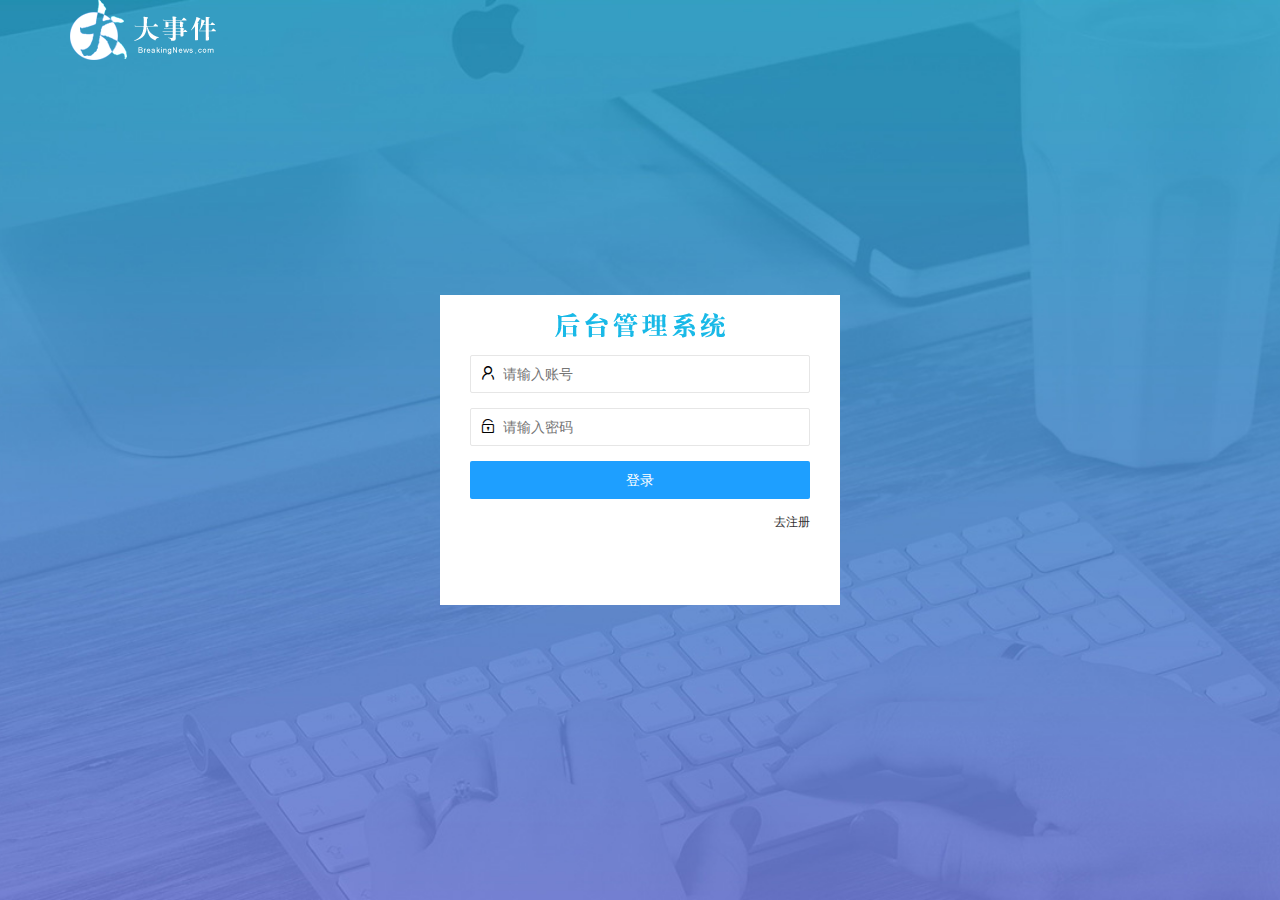
<file: login.html>
<!DOCTYPE html>
<html lang="en">

<head>
    <meta charset="UTF-8">
    <meta http-equiv="X-UA-Compatible" content="IE=edge">
    <meta name="viewport" content="width=device-width, initial-scale=1.0">
    <title>大事件-登录/注册</title>
    <!-- 导入layUI样式 -->
    <link rel="stylesheet" href="./assets/lib/layui/css/layui.css">
    <!-- 导入自定义样式 -->
    <link rel="stylesheet" href="./assets/css/login.css">
</head>

<body>
    <!-- 头部LOGO区域 -->
    <div class="layui-main">
        <img src="./assets/images/logo.png" alt="" />
    </div>
    <!-- 登录注册区域 -->
    <div class="loginAndRegBox">
        <div class="title-box"></div>
        <!-- 登录的div -->
        <div class="login-box">
            <form class="layui-form" id="form_login">
                <div class="layui-form-item">
                    <i class="layui-icon layui-icon-username"></i>
                    <input type="text" name="username" required lay-verify="required" placeholder="请输入账号"
                        autocomplete="off" class="layui-input">
                </div>
                <div class="layui-form-item">
                    <i class="layui-icon layui-icon-password"></i>
                    <input type="password" name="password" required lay-verify="required" placeholder="请输入密码"
                        autocomplete="off" class="layui-input">
                </div>
                <div class="layui-form-item">
                    <button class="layui-btn layui-btn-fluid layui-btn-normal" lay-submit lay-filter="formDemo">登录</button>
                </div>
                <div class="layui-form-item links">
                    <a href="javascript:;" id="link_reg">去注册</a>
                </div>
            </form>
        </div>
        <!-- 注册的div -->
        <div class="reg-box">
            <form class="layui-form" id="form_reg">
                <div class="layui-form-item">
                    <i class="layui-icon layui-icon-username"></i>
                    <input type="text" name="username" required lay-verify="required" placeholder="请输入账号"
                        autocomplete="off" class="layui-input">
                </div>
                <div class="layui-form-item">
                    <i class="layui-icon layui-icon-password"></i>
                    <input type="password" name="password" required lay-verify="required|pwd" placeholder="请输入密码"
                        autocomplete="off" class="layui-input">
                </div>
                <div class="layui-form-item">
                    <i class="layui-icon layui-icon-password"></i>
                    <input type="password" name="password" required lay-verify="required|pwd|repwd" placeholder="请确认密码"
                        autocomplete="off" class="layui-input">
                </div>
                <div class="layui-form-item">
                    <button class="layui-btn layui-btn-fluid layui-btn-normal" lay-submit lay-filter="formDemo">注册</button>
                </div>
                <div class="layui-form-item links">
                    <a href="javascript:;" id="link_login">去登录</a>
                </div>
            </form>
            
        </div>
    </div>

    <!-- 导入jquery -->
    <script src="./assets/lib/jquery.js"></script>
    <!-- 导入layui -->
    <script src="./assets/lib/layui/layui.all.js"></script>
    <!-- 导入封装的baseAPI -->
    <script src="./assets/js/baseAPI.js"></script>
    <!-- 导入自定义js -->
    <script src="./assets/js/login.js"></script>
</body>

</html>
</file>
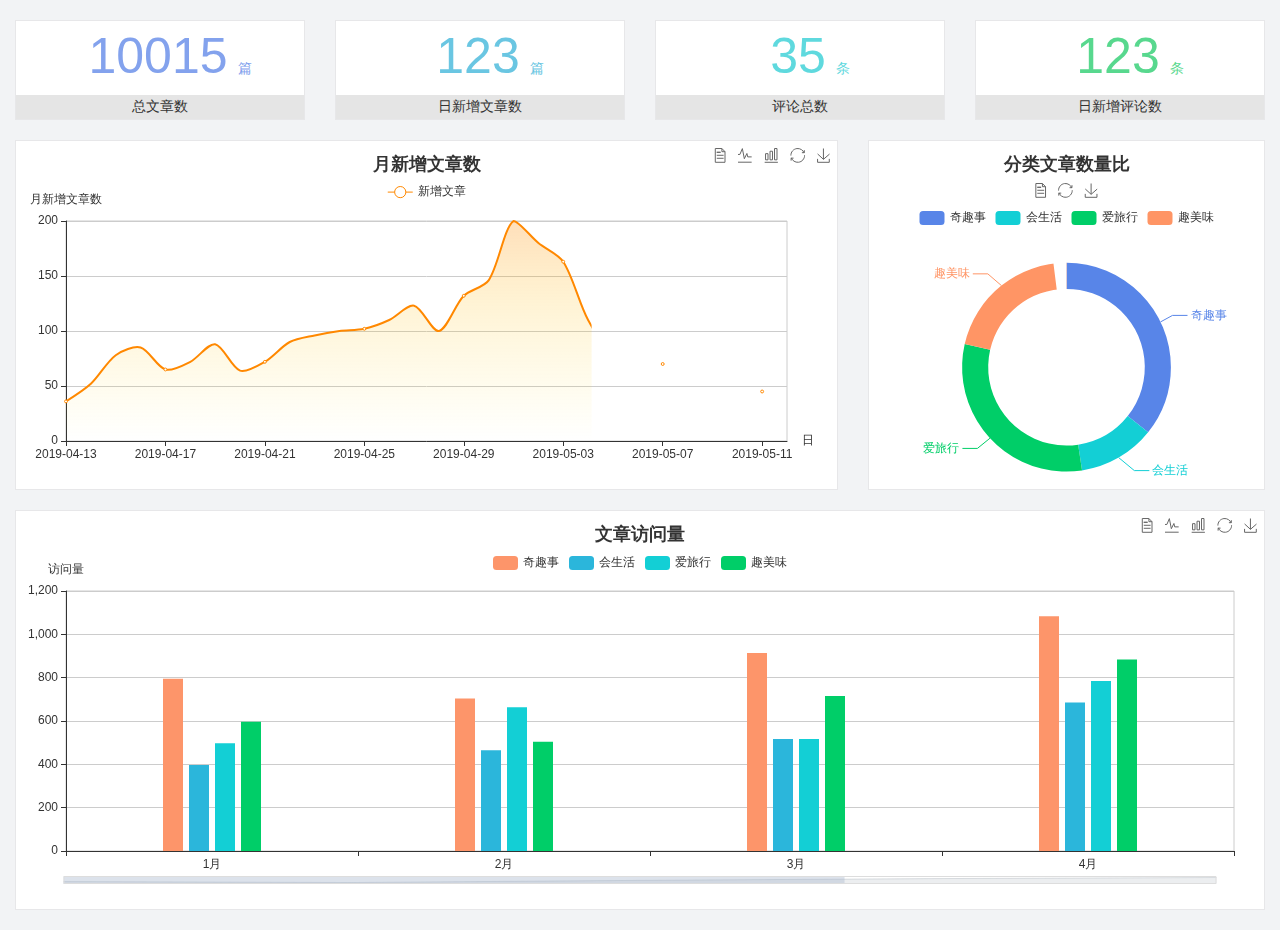
<file: home/dashboard.html>
<!DOCTYPE html>
<html lang="en">

<head>
  <meta charset="UTF-8">
  <meta name="viewport" content="width=device-width, initial-scale=1.0">
  <meta http-equiv="X-UA-Compatible" content="ie=edge">
  <title>图表统计</title>
  <link rel="stylesheet" href="../../assets/lib/bootstrap.css" />
  <link rel="stylesheet" href="../../assets/lib/main.css" />
  <script src="../../assets/lib/jquery.js"></script>
  <script type="text/javascript" src="../../assets/lib/echarts.min.js"></script>
</head>

<body>
  <div class="container-fluid">
    <div class="row spannel_list">
      <div class="col-sm-3 col-xs-6">
        <div class="spannel">
          <em>10015</em><span>篇</span>
          <b>总文章数</b>
        </div>
      </div>
      <div class="col-sm-3 col-xs-6">
        <div class="spannel scolor01">
          <em>123</em><span>篇</span>
          <b>日新增文章数</b>
        </div>
      </div>
      <div class="col-sm-3 col-xs-6">
        <div class="spannel scolor02">
          <em>35</em><span>条</span>
          <b>评论总数</b>
        </div>
      </div>
      <div class="col-sm-3 col-xs-6">
        <div class="spannel scolor03">
          <em>123</em><span>条</span>
          <b>日新增评论数</b>
        </div>
      </div>
    </div>
  </div>

  <div class="container-fluid">
    <div class="row curve-pie">
      <div class="col-lg-8 col-md-8">
        <div class="gragh_pannel" id="curve_show"></div>
      </div>
      <div class="col-lg-4 col-md-4">
        <div class="gragh_pannel" id="pie_show"></div>
      </div>
    </div>
  </div>

  <div class="container-fluid">
    <div class="column_pannel" id="column_show"></div>
  </div>

  <script>
    var oChart = echarts.init(document.getElementById('curve_show'));
    var aList_all = [
      { 'count': 36, 'date': '2019-04-13' },
      { 'count': 52, 'date': '2019-04-14' },
      { 'count': 78, 'date': '2019-04-15' },
      { 'count': 85, 'date': '2019-04-16' },
      { 'count': 65, 'date': '2019-04-17' },
      { 'count': 72, 'date': '2019-04-18' },
      { 'count': 88, 'date': '2019-04-19' },
      { 'count': 64, 'date': '2019-04-20' },
      { 'count': 72, 'date': '2019-04-21' },
      { 'count': 90, 'date': '2019-04-22' },
      { 'count': 96, 'date': '2019-04-23' },
      { 'count': 100, 'date': '2019-04-24' },
      { 'count': 102, 'date': '2019-04-25' },
      { 'count': 110, 'date': '2019-04-26' },
      { 'count': 123, 'date': '2019-04-27' },
      { 'count': 100, 'date': '2019-04-28' },
      { 'count': 132, 'date': '2019-04-29' },
      { 'count': 146, 'date': '2019-04-30' },
      { 'count': 200, 'date': '2019-05-01' },
      { 'count': 180, 'date': '2019-05-02' },
      { 'count': 163, 'date': '2019-05-03' },
      { 'count': 110, 'date': '2019-05-04' },
      { 'count': 80, 'date': '2019-05-05' },
      { 'count': 82, 'date': '2019-05-06' },
      { 'count': 70, 'date': '2019-05-07' },
      { 'count': 65, 'date': '2019-05-08' },
      { 'count': 54, 'date': '2019-05-09' },
      { 'count': 40, 'date': '2019-05-10' },
      { 'count': 45, 'date': '2019-05-11' },
      { 'count': 38, 'date': '2019-05-12' },
    ];

    let aCount = [];
    let aDate = [];

    for (var i = 0; i < aList_all.length; i++) {
      aCount.push(aList_all[i].count);
      aDate.push(aList_all[i].date);
    }

    var chartopt = {
      title: {
        text: '月新增文章数',
        left: 'center',
        top: '10'
      },
      tooltip: {
        trigger: 'axis'
      },
      legend: {
        data: ['新增文章'],
        top: '40'
      },
      toolbox: {
        show: true,
        feature: {
          mark: { show: true },
          dataView: { show: true, readOnly: false },
          magicType: { show: true, type: ['line', 'bar'] },
          restore: { show: true },
          saveAsImage: { show: true }
        }
      },
      calculable: true,
      xAxis: [
        {
          name: '日',
          type: 'category',
          boundaryGap: false,
          data: aDate
        }
      ],
      yAxis: [
        {
          name: '月新增文章数',
          type: 'value'
        }
      ],
      series: [
        {
          name: '新增文章',
          type: 'line',
          smooth: true,
          itemStyle: { normal: { areaStyle: { type: 'default' }, color: '#f80' }, lineStyle: { color: '#f80' } },
          data: aCount
        }],
      areaStyle: {
        normal: {
          color: new echarts.graphic.LinearGradient(0, 0, 0, 1, [{
            offset: 0,
            color: 'rgba(255,136,0,0.39)'
          }, {
            offset: .34,
            color: 'rgba(255,180,0,0.25)'
          }, {
            offset: 1,
            color: 'rgba(255,222,0,0.00)'
          }])

        }
      },
      grid: {
        show: true,
        x: 50,
        x2: 50,
        y: 80,
        height: 220
      }
    };

    oChart.setOption(chartopt);


    var oPie = echarts.init(document.getElementById('pie_show'));
    var oPieopt =
    {
      title: {
        top: 10,
        text: '分类文章数量比',
        x: 'center'
      },
      tooltip: {
        trigger: 'item',
        formatter: "{a} <br/>{b} : {c} ({d}%)"
      },
      color: ['#5885e8', '#13cfd5', '#00ce68', '#ff9565'],
      legend: {
        x: 'center',
        top: 65,
        data: ['奇趣事', '会生活', '爱旅行', '趣美味']
      },
      toolbox: {
        show: true,
        x: 'center',
        top: 35,
        feature: {
          mark: { show: true },
          dataView: { show: true, readOnly: false },
          magicType: {
            show: true,
            type: ['pie', 'funnel'],
            option: {
              funnel: {
                x: '25%',
                width: '50%',
                funnelAlign: 'left',
                max: 1548
              }
            }
          },
          restore: { show: true },
          saveAsImage: { show: true }
        }
      },
      calculable: true,
      series: [
        {
          name: '访问来源',
          type: 'pie',
          radius: ['45%', '60%'],
          center: ['50%', '65%'],
          data: [
            { value: 300, name: '奇趣事' },
            { value: 100, name: '会生活' },
            { value: 260, name: '爱旅行' },
            { value: 180, name: '趣美味' }
          ]
        }
      ]
    };
    oPie.setOption(oPieopt);



    var oColumn = this.echarts.init(document.getElementById('column_show'));
    var oColumnopt =
    {
      title: {
        text: '文章访问量',
        left: 'center',
        top: '10'
      },
      tooltip: {
        trigger: 'axis'
      },
      legend: {
        data: ['奇趣事', '会生活', '爱旅行', '趣美味'],
        top: '40'
      },
      toolbox: {
        show: true,
        feature: {
          mark: { show: true },
          dataView: { show: true, readOnly: false },
          magicType: { show: true, type: ['line', 'bar'] },
          restore: { show: true },
          saveAsImage: { show: true }
        }
      },
      calculable: true,
      xAxis: [
        {
          type: 'category',
          data: ['1月', '2月', '3月', '4月', '5月']
        }
      ],
      yAxis: [
        {
          name: '访问量',
          type: 'value'
        }
      ],
      series: [
        {
          name: '奇趣事',
          type: 'bar',
          barWidth: 20,
          itemStyle: {
            normal: { areaStyle: { type: 'default' }, color: '#fd956a' }
          },
          data: [800, 708, 920, 1090, 1200]
        },
        {
          name: '会生活',
          type: 'bar',
          barWidth: 20,
          itemStyle: {
            normal: { areaStyle: { type: 'default' }, color: '#2bb6db' }
          },
          data: [400, 468, 520, 690, 800]
        },
        {
          name: '爱旅行',
          type: 'bar',
          barWidth: 20,
          itemStyle: {
            normal: { areaStyle: { type: 'default' }, color: '#13cfd5' }
          },
          data: [500, 668, 520, 790, 900]
        },
        {
          name: '趣美味',
          type: 'bar',
          barWidth: 20,
          itemStyle: {
            normal: { areaStyle: { type: 'default' }, color: '#00ce68' }
          },
          data: [600, 508, 720, 890, 1000]
        }
      ],
      grid: {
        show: true,
        x: 50,
        x2: 30,
        y: 80,
        height: 260
      },
      dataZoom: [//给x轴设置滚动条
        {
          start: 0,//默认为0
          end: 100 - 1000 / 31,//默认为100
          type: 'slider',
          show: true,
          xAxisIndex: [0],
          handleSize: 0,//滑动条的 左右2个滑动条的大小
          height: 8,//组件高度
          left: 45, //左边的距离
          right: 50,//右边的距离
          bottom: 26,//右边的距离
          handleColor: '#ddd',//h滑动图标的颜色
          handleStyle: {
            borderColor: "#cacaca",
            borderWidth: "1",
            shadowBlur: 2,
            background: "#ddd",
            shadowColor: "#ddd",
          }
        }]
    };
    oColumn.setOption(oColumnopt);
  </script>
</body>

</html>
</file>
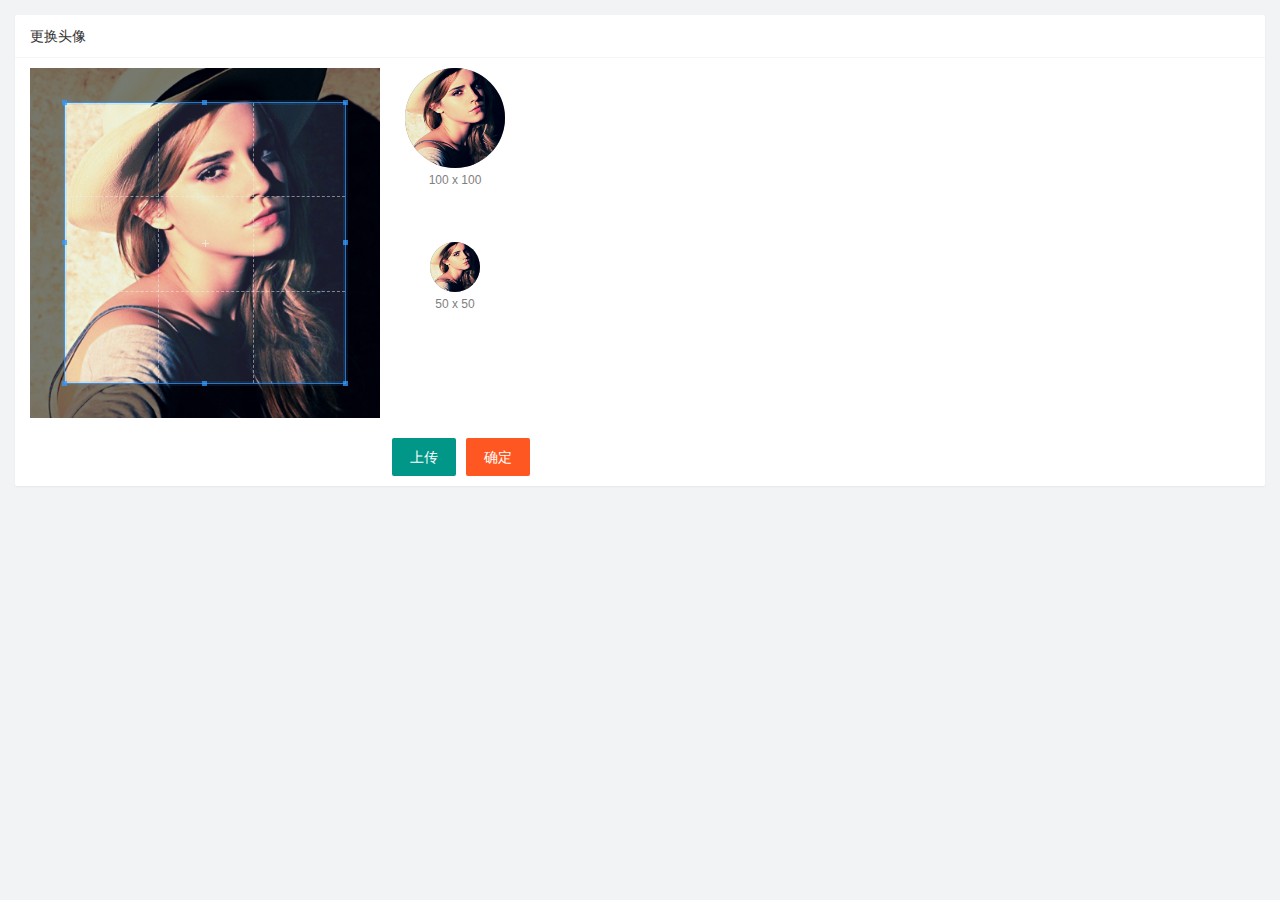
<file: user/user_avatar.html>
<!DOCTYPE html>
<html lang="en">

<head>
    <meta charset="UTF-8">
    <meta http-equiv="X-UA-Compatible" content="IE=edge">
    <meta name="viewport" content="width=device-width, initial-scale=1.0">
    <title>Document</title>
    <!-- 导入layui样式 -->
    <link rel="stylesheet" href="../assets/lib/layui/css/layui.css">
    <link rel="stylesheet" href="../assets/lib/cropper/cropper.css">
    <!-- 导入自定义样式 -->
    <link rel="stylesheet" href="../assets/css/user/user_avatar.css">
</head>

<body>
    <!-- 卡片区域 -->
    <div class="layui-card">
        <div class="layui-card-header">更换头像</div>
        <div class="layui-card-body">
            <!-- 第一行的图片裁剪和预览区域 -->
            <div class="row1">
                <!-- 图片裁剪区域 -->
                <div class="cropper-box">
                    <!-- 这个 img 标签很重要，将来会把它初始化为裁剪区域 -->
                    <img id="image" src="/assets/images/sample.jpg" />
                </div> 
                <!-- 图片的预览区域 -->
                <div class="preview-box">
                    <div>
                        <!-- 宽高为 100px 的预览区域 -->
                        <div class="img-preview w100"></div>
                        <p class="size">100 x 100</p>
                    </div>
                    <div>
                        <!-- 宽高为 50px 的预览区域 -->
                        <div class="img-preview w50"></div>
                        <p class="size">50 x 50</p>
                    </div>
                </div>
            </div> 
            <!-- 第二行的按钮区域 -->
            <input type="file" id="file" accept="image/png,image/jpeg">
            <div class="row2"> 
                <button type="button" class="layui-btn" id="btnChooseImage">上传</button> 
                <button type="button" class="layui-btn layui-btn-danger" id="btnUpload">确定</button> 
            </div>
        </div>
    </div>
    <!-- 导入js -->
    <script src="../assets/lib/layui/layui.all.js"></script>
    <script src="../assets/lib/jquery.js"></script>
    <script src="../assets/lib/cropper/Cropper.js"></script>
    <script src="../assets/lib/cropper/jquery-cropper.js"></script>
    <script src="../assets/js/baseAPI.js"></script>
    <script src="../assets/js/user/user_avatar.js"></script>
</body>

</html>
</file>
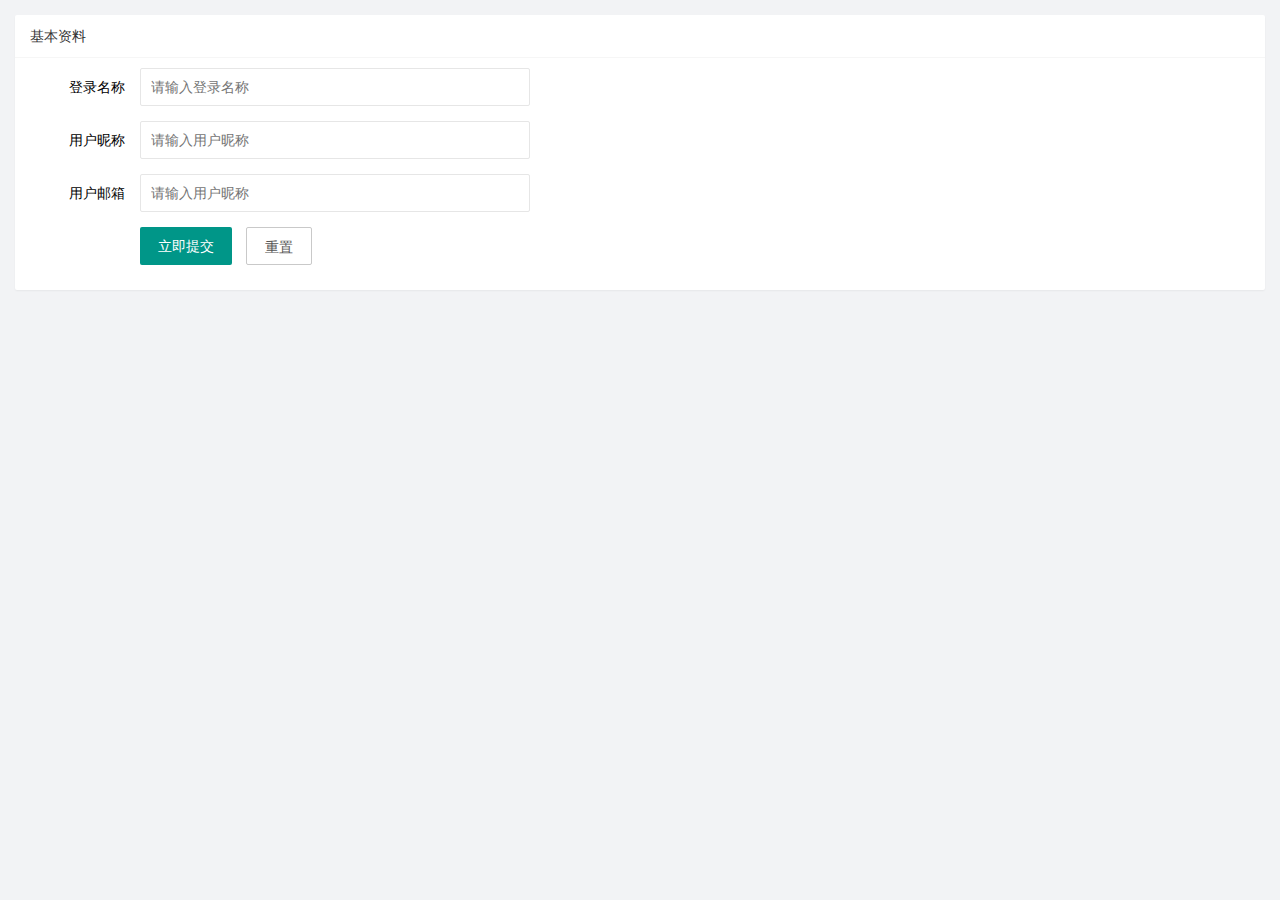
<file: user/user_info.html>
<!DOCTYPE html>
<html lang="en">

<head>
    <meta charset="UTF-8">
    <meta http-equiv="X-UA-Compatible" content="IE=edge">
    <meta name="viewport" content="width=device-width, initial-scale=1.0">
    <title>Document</title>
    <!-- 导入layui样式 -->
    <link rel="stylesheet" href="../assets/lib/layui/css/layui.css">
    <!-- 导入自定义样式 -->
    <link rel="stylesheet" href="../assets/css/user/user_info.css">
</head>

<body>
    <!-- 卡片区域 -->
    <div class="layui-card">
        <div class="layui-card-header">基本资料</div>
        <div class="layui-card-body">
            <form class="layui-form" lay-filter="formUserInfo">
                <input type="hidden" name="id" value="">
                <div class="layui-form-item">
                    <label class="layui-form-label">登录名称</label>
                    <div class="layui-input-block">
                        <input type="text" name="username" required lay-verify="required" placeholder="请输入登录名称"
                            autocomplete="off" class="layui-input">
                    </div>
                </div>
                <div class="layui-form-item">
                    <label class="layui-form-label">用户昵称</label>
                    <div class="layui-input-block">
                        <input type="text" name="nickname" required lay-verify="required|nickname" placeholder="请输入用户昵称"
                            autocomplete="off" class="layui-input">
                    </div>
                </div>
                <div class="layui-form-item">
                    <label class="layui-form-label">用户邮箱</label>
                    <div class="layui-input-block">
                        <input type="text" name="email" required lay-verify="required|email" placeholder="请输入用户昵称"
                            autocomplete="off" class="layui-input">
                    </div>
                </div>
                <div class="layui-form-item">
                    <div class="layui-input-block">
                      <button class="layui-btn" lay-submit lay-filter="formDemo">立即提交</button>
                      <button type="reset" class="layui-btn layui-btn-primary" id="btnReset">重置</button>
                    </div>
                  </div>
            </form>
        </div>
    </div>
    <!-- 导入js -->
    <script src="../assets/lib/layui/layui.all.js"></script>
    <script src="../assets/lib/jquery.js"></script>
    <script src="../assets/js/baseAPI.js"></script>
    <script src="../assets/js/user/user_info.js"></script>
</body>

</html>
</file>
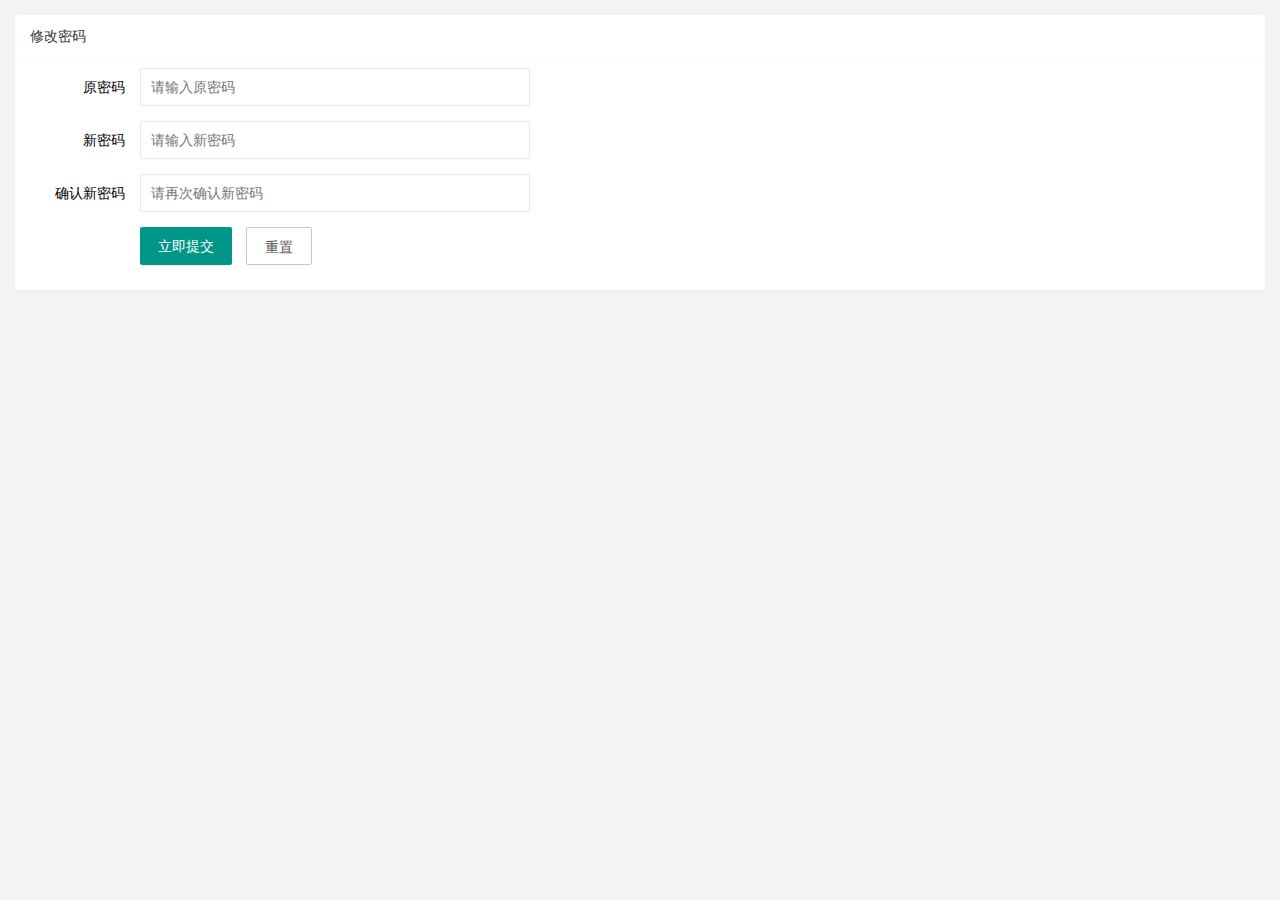
<file: user/user_pwd.html>
<!DOCTYPE html>
<html lang="en">

<head>
    <meta charset="UTF-8">
    <meta http-equiv="X-UA-Compatible" content="IE=edge">
    <meta name="viewport" content="width=device-width, initial-scale=1.0">
    <title>Document</title>
    <!-- 导入layui样式 -->
    <link rel="stylesheet" href="../assets/lib/layui/css/layui.css">
    <!-- 导入自定义样式 -->
    <link rel="stylesheet" href="../assets/css/user/user_pwd.css">
</head>

<body>
    <!-- 卡片区域 -->
    <div class="layui-card">
        <div class="layui-card-header">修改密码</div>
        <div class="layui-card-body">
            <form class="layui-form" lay-filter="formUserInfo">
                <input type="hidden" name="id" value="">
                <div class="layui-form-item">
                    <label class="layui-form-label">原密码</label>
                    <div class="layui-input-block">
                        <input type="password" name="oldPwd" required lay-verify="required|pwd" placeholder="请输入原密码"
                            autocomplete="off" class="layui-input">
                    </div>
                </div>
                <div class="layui-form-item">
                    <label class="layui-form-label">新密码</label>
                    <div class="layui-input-block">
                        <input type="password" name="newPwd" required lay-verify="required|pwd|samePwd" placeholder="请输入新密码"
                            autocomplete="off" class="layui-input">
                    </div>
                </div>
                <div class="layui-form-item">
                    <label class="layui-form-label">确认新密码</label>
                    <div class="layui-input-block">
                        <input type="password" name="rePed" required lay-verify="required|pwd|rePwd" placeholder="请再次确认新密码"
                            autocomplete="off" class="layui-input">
                    </div>
                </div>
                <div class="layui-form-item">
                    <div class="layui-input-block">
                      <button class="layui-btn" lay-submit lay-filter="formDemo">立即提交</button>
                      <button type="reset" class="layui-btn layui-btn-primary" id="btnReset">重置</button>
                    </div>
                  </div>
            </form>
        </div>
    </div>
    <!-- 导入js -->
    <script src="../assets/lib/layui/layui.all.js"></script>
    <script src="../assets/lib/jquery.js"></script>
    <script src="../assets/js/baseAPI.js"></script>
    <script src="../assets/js/user/user_pwd.js"></script>
</body>

</html>
</file>
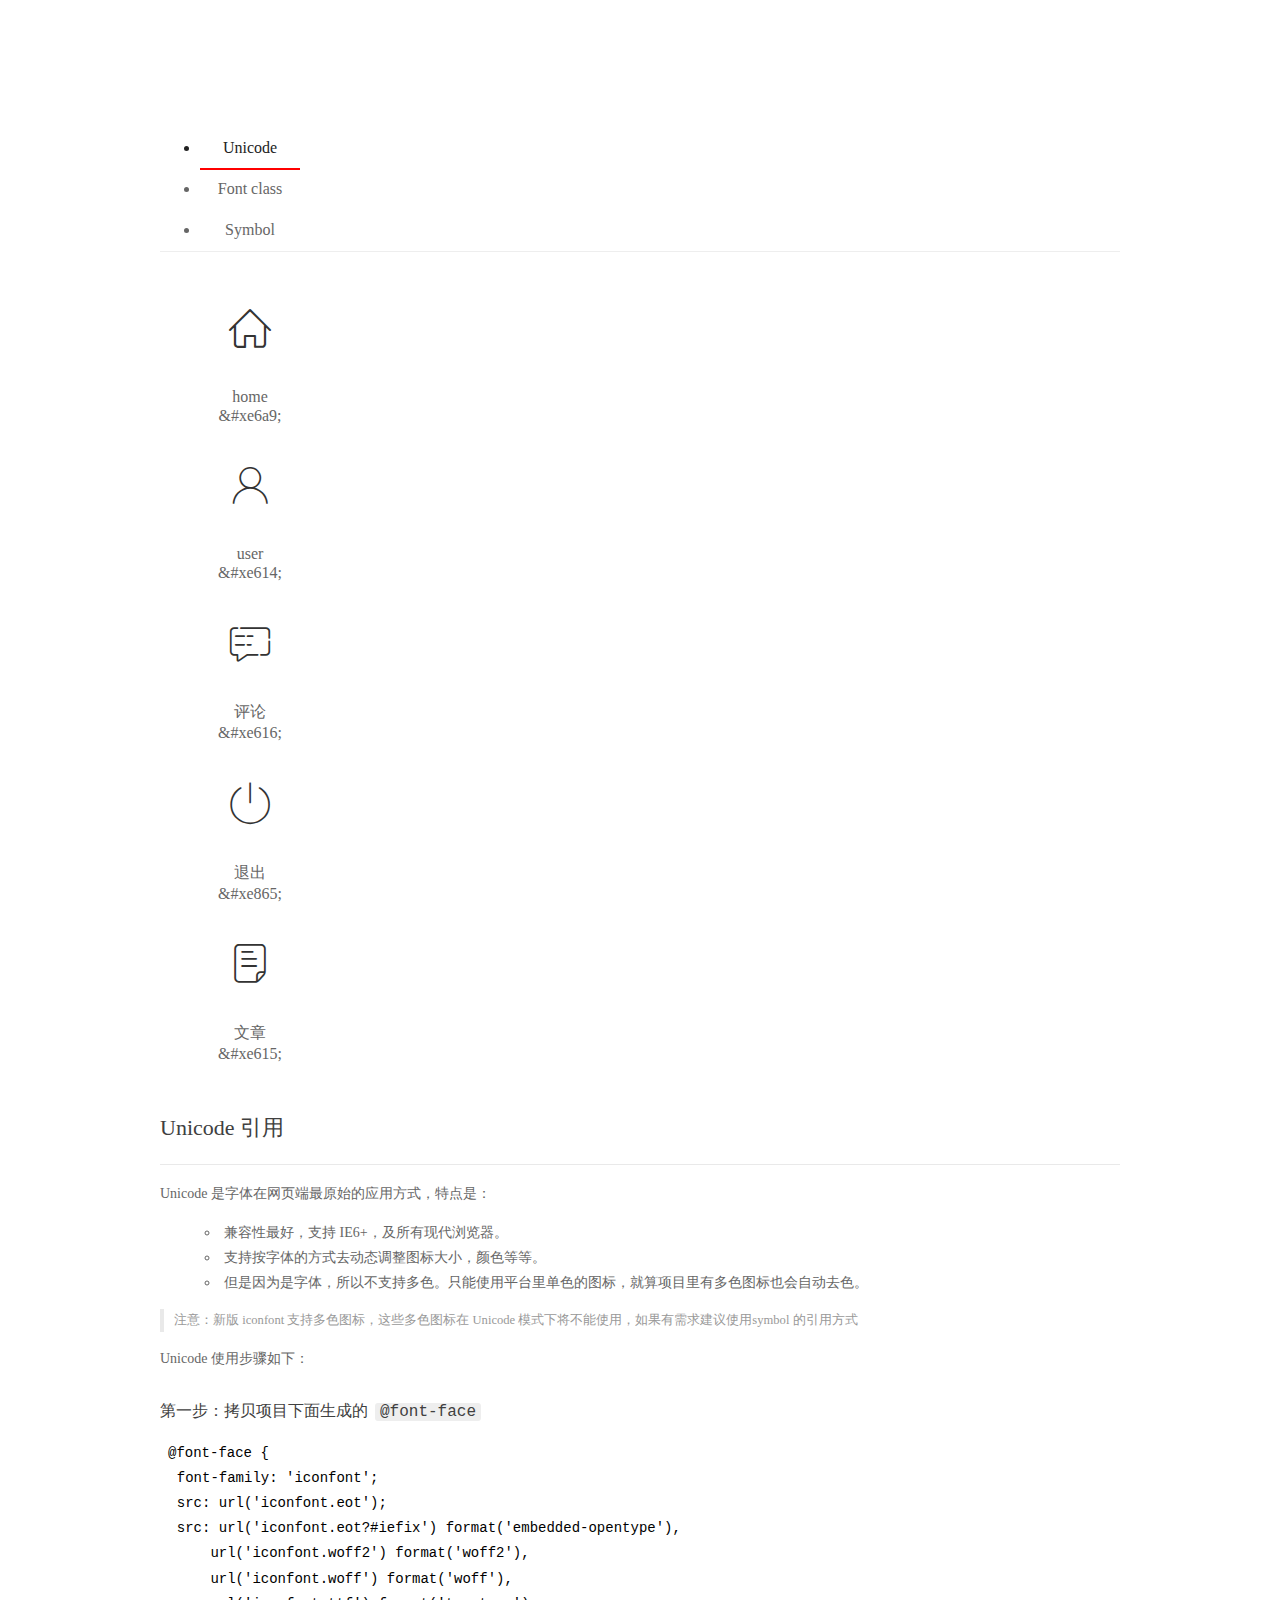
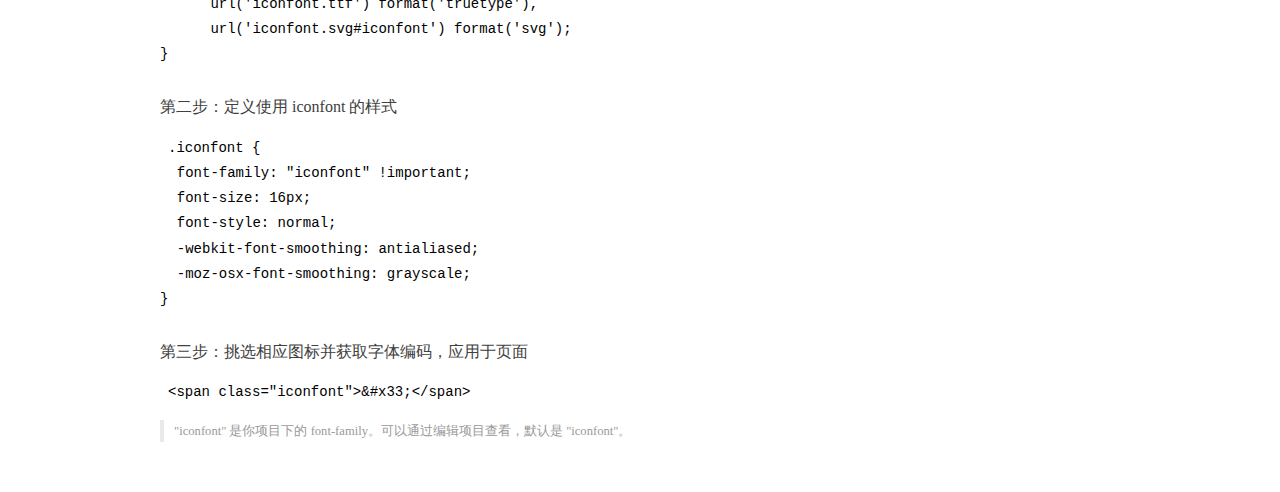
<file: assets/fonts/demo_index.html>
<!DOCTYPE html>
<html>
<head>
  <meta charset="utf-8"/>
  <title>IconFont Demo</title>
  <link rel="shortcut icon" href="https://gtms04.alicdn.com/tps/i4/TB1_oz6GVXXXXaFXpXXJDFnIXXX-64-64.ico" type="image/x-icon"/>
  <link rel="stylesheet" href="https://g.alicdn.com/thx/cube/1.3.2/cube.min.css">
  <link rel="stylesheet" href="demo.css">
  <link rel="stylesheet" href="iconfont.css">
  <script src="iconfont.js"></script>
  <!-- jQuery -->
  <script src="https://a1.alicdn.com/oss/uploads/2018/12/26/7bfddb60-08e8-11e9-9b04-53e73bb6408b.js"></script>
  <!-- 代码高亮 -->
  <script src="https://a1.alicdn.com/oss/uploads/2018/12/26/a3f714d0-08e6-11e9-8a15-ebf944d7534c.js"></script>
</head>
<body>
  <div class="main">
    <h1 class="logo"><a href="https://www.iconfont.cn/" title="iconfont 首页" target="_blank">&#xe86b;</a></h1>
    <div class="nav-tabs">
      <ul id="tabs" class="dib-box">
        <li class="dib active"><span>Unicode</span></li>
        <li class="dib"><span>Font class</span></li>
        <li class="dib"><span>Symbol</span></li>
      </ul>
      
    </div>
    <div class="tab-container">
      <div class="content unicode" style="display: block;">
          <ul class="icon_lists dib-box">
          
            <li class="dib">
              <span class="icon iconfont">&#xe6a9;</span>
                <div class="name">home</div>
                <div class="code-name">&amp;#xe6a9;</div>
              </li>
          
            <li class="dib">
              <span class="icon iconfont">&#xe614;</span>
                <div class="name">user</div>
                <div class="code-name">&amp;#xe614;</div>
              </li>
          
            <li class="dib">
              <span class="icon iconfont">&#xe616;</span>
                <div class="name">评论</div>
                <div class="code-name">&amp;#xe616;</div>
              </li>
          
            <li class="dib">
              <span class="icon iconfont">&#xe865;</span>
                <div class="name">退出</div>
                <div class="code-name">&amp;#xe865;</div>
              </li>
          
            <li class="dib">
              <span class="icon iconfont">&#xe615;</span>
                <div class="name">文章</div>
                <div class="code-name">&amp;#xe615;</div>
              </li>
          
          </ul>
          <div class="article markdown">
          <h2 id="unicode-">Unicode 引用</h2>
          <hr>

          <p>Unicode 是字体在网页端最原始的应用方式，特点是：</p>
          <ul>
            <li>兼容性最好，支持 IE6+，及所有现代浏览器。</li>
            <li>支持按字体的方式去动态调整图标大小，颜色等等。</li>
            <li>但是因为是字体，所以不支持多色。只能使用平台里单色的图标，就算项目里有多色图标也会自动去色。</li>
          </ul>
          <blockquote>
            <p>注意：新版 iconfont 支持多色图标，这些多色图标在 Unicode 模式下将不能使用，如果有需求建议使用symbol 的引用方式</p>
          </blockquote>
          <p>Unicode 使用步骤如下：</p>
          <h3 id="-font-face">第一步：拷贝项目下面生成的 <code>@font-face</code></h3>
<pre><code class="language-css"
>@font-face {
  font-family: 'iconfont';
  src: url('iconfont.eot');
  src: url('iconfont.eot?#iefix') format('embedded-opentype'),
      url('iconfont.woff2') format('woff2'),
      url('iconfont.woff') format('woff'),
      url('iconfont.ttf') format('truetype'),
      url('iconfont.svg#iconfont') format('svg');
}
</code></pre>
          <h3 id="-iconfont-">第二步：定义使用 iconfont 的样式</h3>
<pre><code class="language-css"
>.iconfont {
  font-family: "iconfont" !important;
  font-size: 16px;
  font-style: normal;
  -webkit-font-smoothing: antialiased;
  -moz-osx-font-smoothing: grayscale;
}
</code></pre>
          <h3 id="-">第三步：挑选相应图标并获取字体编码，应用于页面</h3>
<pre>
<code class="language-html"
>&lt;span class="iconfont"&gt;&amp;#x33;&lt;/span&gt;
</code></pre>
          <blockquote>
            <p>"iconfont" 是你项目下的 font-family。可以通过编辑项目查看，默认是 "iconfont"。</p>
          </blockquote>
          </div>
      </div>
      <div class="content font-class">
        <ul class="icon_lists dib-box">
          
          <li class="dib">
            <span class="icon iconfont icon-home"></span>
            <div class="name">
              home
            </div>
            <div class="code-name">.icon-home
            </div>
          </li>
          
          <li class="dib">
            <span class="icon iconfont icon-user"></span>
            <div class="name">
              user
            </div>
            <div class="code-name">.icon-user
            </div>
          </li>
          
          <li class="dib">
            <span class="icon iconfont icon-pinglun"></span>
            <div class="name">
              评论
            </div>
            <div class="code-name">.icon-pinglun
            </div>
          </li>
          
          <li class="dib">
            <span class="icon iconfont icon-tuichu"></span>
            <div class="name">
              退出
            </div>
            <div class="code-name">.icon-tuichu
            </div>
          </li>
          
          <li class="dib">
            <span class="icon iconfont icon-16"></span>
            <div class="name">
              文章
            </div>
            <div class="code-name">.icon-16
            </div>
          </li>
          
        </ul>
        <div class="article markdown">
        <h2 id="font-class-">font-class 引用</h2>
        <hr>

        <p>font-class 是 Unicode 使用方式的一种变种，主要是解决 Unicode 书写不直观，语意不明确的问题。</p>
        <p>与 Unicode 使用方式相比，具有如下特点：</p>
        <ul>
          <li>兼容性良好，支持 IE8+，及所有现代浏览器。</li>
          <li>相比于 Unicode 语意明确，书写更直观。可以很容易分辨这个 icon 是什么。</li>
          <li>因为使用 class 来定义图标，所以当要替换图标时，只需要修改 class 里面的 Unicode 引用。</li>
          <li>不过因为本质上还是使用的字体，所以多色图标还是不支持的。</li>
        </ul>
        <p>使用步骤如下：</p>
        <h3 id="-fontclass-">第一步：引入项目下面生成的 fontclass 代码：</h3>
<pre><code class="language-html">&lt;link rel="stylesheet" href="./iconfont.css"&gt;
</code></pre>
        <h3 id="-">第二步：挑选相应图标并获取类名，应用于页面：</h3>
<pre><code class="language-html">&lt;span class="iconfont icon-xxx"&gt;&lt;/span&gt;
</code></pre>
        <blockquote>
          <p>"
            iconfont" 是你项目下的 font-family。可以通过编辑项目查看，默认是 "iconfont"。</p>
        </blockquote>
      </div>
      </div>
      <div class="content symbol">
          <ul class="icon_lists dib-box">
          
            <li class="dib">
                <svg class="icon svg-icon" aria-hidden="true">
                  <use xlink:href="#icon-home"></use>
                </svg>
                <div class="name">home</div>
                <div class="code-name">#icon-home</div>
            </li>
          
            <li class="dib">
                <svg class="icon svg-icon" aria-hidden="true">
                  <use xlink:href="#icon-user"></use>
                </svg>
                <div class="name">user</div>
                <div class="code-name">#icon-user</div>
            </li>
          
            <li class="dib">
                <svg class="icon svg-icon" aria-hidden="true">
                  <use xlink:href="#icon-pinglun"></use>
                </svg>
                <div class="name">评论</div>
                <div class="code-name">#icon-pinglun</div>
            </li>
          
            <li class="dib">
                <svg class="icon svg-icon" aria-hidden="true">
                  <use xlink:href="#icon-tuichu"></use>
                </svg>
                <div class="name">退出</div>
                <div class="code-name">#icon-tuichu</div>
            </li>
          
            <li class="dib">
                <svg class="icon svg-icon" aria-hidden="true">
                  <use xlink:href="#icon-16"></use>
                </svg>
                <div class="name">文章</div>
                <div class="code-name">#icon-16</div>
            </li>
          
          </ul>
          <div class="article markdown">
          <h2 id="symbol-">Symbol 引用</h2>
          <hr>

          <p>这是一种全新的使用方式，应该说这才是未来的主流，也是平台目前推荐的用法。相关介绍可以参考这篇<a href="">文章</a>
            这种用法其实是做了一个 SVG 的集合，与另外两种相比具有如下特点：</p>
          <ul>
            <li>支持多色图标了，不再受单色限制。</li>
            <li>通过一些技巧，支持像字体那样，通过 <code>font-size</code>, <code>color</code> 来调整样式。</li>
            <li>兼容性较差，支持 IE9+，及现代浏览器。</li>
            <li>浏览器渲染 SVG 的性能一般，还不如 png。</li>
          </ul>
          <p>使用步骤如下：</p>
          <h3 id="-symbol-">第一步：引入项目下面生成的 symbol 代码：</h3>
<pre><code class="language-html">&lt;script src="./iconfont.js"&gt;&lt;/script&gt;
</code></pre>
          <h3 id="-css-">第二步：加入通用 CSS 代码（引入一次就行）：</h3>
<pre><code class="language-html">&lt;style&gt;
.icon {
  width: 1em;
  height: 1em;
  vertical-align: -0.15em;
  fill: currentColor;
  overflow: hidden;
}
&lt;/style&gt;
</code></pre>
          <h3 id="-">第三步：挑选相应图标并获取类名，应用于页面：</h3>
<pre><code class="language-html">&lt;svg class="icon" aria-hidden="true"&gt;
  &lt;use xlink:href="#icon-xxx"&gt;&lt;/use&gt;
&lt;/svg&gt;
</code></pre>
          </div>
      </div>

    </div>
  </div>
  <script>
  $(document).ready(function () {
      $('.tab-container .content:first').show()

      $('#tabs li').click(function (e) {
        var tabContent = $('.tab-container .content')
        var index = $(this).index()

        if ($(this).hasClass('active')) {
          return
        } else {
          $('#tabs li').removeClass('active')
          $(this).addClass('active')

          tabContent.hide().eq(index).fadeIn()
        }
      })
    })
  </script>
</body>
</html>
</file>
<file: assets/lib/layui/css/layui.css>
/** layui-v2.5.5 MIT License By https://www.layui.com */
 .layui-inline,img{display:inline-block;vertical-align:middle}h1,h2,h3,h4,h5,h6{font-weight:400}.layui-edge,.layui-header,.layui-inline,.layui-main{position:relative}.layui-body,.layui-edge,.layui-elip{overflow:hidden}.layui-btn,.layui-edge,.layui-inline,img{vertical-align:middle}.layui-btn,.layui-disabled,.layui-icon,.layui-unselect{-moz-user-select:none;-webkit-user-select:none;-ms-user-select:none}.layui-elip,.layui-form-checkbox span,.layui-form-pane .layui-form-label{text-overflow:ellipsis;white-space:nowrap}.layui-breadcrumb,.layui-tree-btnGroup{visibility:hidden}blockquote,body,button,dd,div,dl,dt,form,h1,h2,h3,h4,h5,h6,input,li,ol,p,pre,td,textarea,th,ul{margin:0;padding:0;-webkit-tap-highlight-color:rgba(0,0,0,0)}a:active,a:hover{outline:0}img{border:none}li{list-style:none}table{border-collapse:collapse;border-spacing:0}h4,h5,h6{font-size:100%}button,input,optgroup,option,select,textarea{font-family:inherit;font-size:inherit;font-style:inherit;font-weight:inherit;outline:0}pre{white-space:pre-wrap;white-space:-moz-pre-wrap;white-space:-pre-wrap;white-space:-o-pre-wrap;word-wrap:break-word}body{line-height:24px;font:14px Helvetica Neue,Helvetica,PingFang SC,Tahoma,Arial,sans-serif}hr{height:1px;margin:10px 0;border:0;clear:both}a{color:#333;text-decoration:none}a:hover{color:#777}a cite{font-style:normal;*cursor:pointer}.layui-border-box,.layui-border-box *{box-sizing:border-box}.layui-box,.layui-box *{box-sizing:content-box}.layui-clear{clear:both;*zoom:1}.layui-clear:after{content:'\20';clear:both;*zoom:1;display:block;height:0}.layui-inline{*display:inline;*zoom:1}.layui-edge{display:inline-block;width:0;height:0;border-width:6px;border-style:dashed;border-color:transparent}.layui-edge-top{top:-4px;border-bottom-color:#999;border-bottom-style:solid}.layui-edge-right{border-left-color:#999;border-left-style:solid}.layui-edge-bottom{top:2px;border-top-color:#999;border-top-style:solid}.layui-edge-left{border-right-color:#999;border-right-style:solid}.layui-disabled,.layui-disabled:hover{color:#d2d2d2!important;cursor:not-allowed!important}.layui-circle{border-radius:100%}.layui-show{display:block!important}.layui-hide{display:none!important}@font-face{font-family:layui-icon;src:url(../font/iconfont.eot?v=250);src:url(../font/iconfont.eot?v=250#iefix) format('embedded-opentype'),url(../font/iconfont.woff2?v=250) format('woff2'),url(../font/iconfont.woff?v=250) format('woff'),url(../font/iconfont.ttf?v=250) format('truetype'),url(../font/iconfont.svg?v=250#layui-icon) format('svg')}.layui-icon{font-family:layui-icon!important;font-size:16px;font-style:normal;-webkit-font-smoothing:antialiased;-moz-osx-font-smoothing:grayscale}.layui-icon-reply-fill:before{content:"\e611"}.layui-icon-set-fill:before{content:"\e614"}.layui-icon-menu-fill:before{content:"\e60f"}.layui-icon-search:before{content:"\e615"}.layui-icon-share:before{content:"\e641"}.layui-icon-set-sm:before{content:"\e620"}.layui-icon-engine:before{content:"\e628"}.layui-icon-close:before{content:"\1006"}.layui-icon-close-fill:before{content:"\1007"}.layui-icon-chart-screen:before{content:"\e629"}.layui-icon-star:before{content:"\e600"}.layui-icon-circle-dot:before{content:"\e617"}.layui-icon-chat:before{content:"\e606"}.layui-icon-release:before{content:"\e609"}.layui-icon-list:before{content:"\e60a"}.layui-icon-chart:before{content:"\e62c"}.layui-icon-ok-circle:before{content:"\1005"}.layui-icon-layim-theme:before{content:"\e61b"}.layui-icon-table:before{content:"\e62d"}.layui-icon-right:before{content:"\e602"}.layui-icon-left:before{content:"\e603"}.layui-icon-cart-simple:before{content:"\e698"}.layui-icon-face-cry:before{content:"\e69c"}.layui-icon-face-smile:before{content:"\e6af"}.layui-icon-survey:before{content:"\e6b2"}.layui-icon-tree:before{content:"\e62e"}.layui-icon-upload-circle:before{content:"\e62f"}.layui-icon-add-circle:before{content:"\e61f"}.layui-icon-download-circle:before{content:"\e601"}.layui-icon-templeate-1:before{content:"\e630"}.layui-icon-util:before{content:"\e631"}.layui-icon-face-surprised:before{content:"\e664"}.layui-icon-edit:before{content:"\e642"}.layui-icon-speaker:before{content:"\e645"}.layui-icon-down:before{content:"\e61a"}.layui-icon-file:before{content:"\e621"}.layui-icon-layouts:before{content:"\e632"}.layui-icon-rate-half:before{content:"\e6c9"}.layui-icon-add-circle-fine:before{content:"\e608"}.layui-icon-prev-circle:before{content:"\e633"}.layui-icon-read:before{content:"\e705"}.layui-icon-404:before{content:"\e61c"}.layui-icon-carousel:before{content:"\e634"}.layui-icon-help:before{content:"\e607"}.layui-icon-code-circle:before{content:"\e635"}.layui-icon-water:before{content:"\e636"}.layui-icon-username:before{content:"\e66f"}.layui-icon-find-fill:before{content:"\e670"}.layui-icon-about:before{content:"\e60b"}.layui-icon-location:before{content:"\e715"}.layui-icon-up:before{content:"\e619"}.layui-icon-pause:before{content:"\e651"}.layui-icon-date:before{content:"\e637"}.layui-icon-layim-uploadfile:before{content:"\e61d"}.layui-icon-delete:before{content:"\e640"}.layui-icon-play:before{content:"\e652"}.layui-icon-top:before{content:"\e604"}.layui-icon-friends:before{content:"\e612"}.layui-icon-refresh-3:before{content:"\e9aa"}.layui-icon-ok:before{content:"\e605"}.layui-icon-layer:before{content:"\e638"}.layui-icon-face-smile-fine:before{content:"\e60c"}.layui-icon-dollar:before{content:"\e659"}.layui-icon-group:before{content:"\e613"}.layui-icon-layim-download:before{content:"\e61e"}.layui-icon-picture-fine:before{content:"\e60d"}.layui-icon-link:before{content:"\e64c"}.layui-icon-diamond:before{content:"\e735"}.layui-icon-log:before{content:"\e60e"}.layui-icon-rate-solid:before{content:"\e67a"}.layui-icon-fonts-del:before{content:"\e64f"}.layui-icon-unlink:before{content:"\e64d"}.layui-icon-fonts-clear:before{content:"\e639"}.layui-icon-triangle-r:before{content:"\e623"}.layui-icon-circle:before{content:"\e63f"}.layui-icon-radio:before{content:"\e643"}.layui-icon-align-center:before{content:"\e647"}.layui-icon-align-right:before{content:"\e648"}.layui-icon-align-left:before{content:"\e649"}.layui-icon-loading-1:before{content:"\e63e"}.layui-icon-return:before{content:"\e65c"}.layui-icon-fonts-strong:before{content:"\e62b"}.layui-icon-upload:before{content:"\e67c"}.layui-icon-dialogue:before{content:"\e63a"}.layui-icon-video:before{content:"\e6ed"}.layui-icon-headset:before{content:"\e6fc"}.layui-icon-cellphone-fine:before{content:"\e63b"}.layui-icon-add-1:before{content:"\e654"}.layui-icon-face-smile-b:before{content:"\e650"}.layui-icon-fonts-html:before{content:"\e64b"}.layui-icon-form:before{content:"\e63c"}.layui-icon-cart:before{content:"\e657"}.layui-icon-camera-fill:before{content:"\e65d"}.layui-icon-tabs:before{content:"\e62a"}.layui-icon-fonts-code:before{content:"\e64e"}.layui-icon-fire:before{content:"\e756"}.layui-icon-set:before{content:"\e716"}.layui-icon-fonts-u:before{content:"\e646"}.layui-icon-triangle-d:before{content:"\e625"}.layui-icon-tips:before{content:"\e702"}.layui-icon-picture:before{content:"\e64a"}.layui-icon-more-vertical:before{content:"\e671"}.layui-icon-flag:before{content:"\e66c"}.layui-icon-loading:before{content:"\e63d"}.layui-icon-fonts-i:before{content:"\e644"}.layui-icon-refresh-1:before{content:"\e666"}.layui-icon-rmb:before{content:"\e65e"}.layui-icon-home:before{content:"\e68e"}.layui-icon-user:before{content:"\e770"}.layui-icon-notice:before{content:"\e667"}.layui-icon-login-weibo:before{content:"\e675"}.layui-icon-voice:before{content:"\e688"}.layui-icon-upload-drag:before{content:"\e681"}.layui-icon-login-qq:before{content:"\e676"}.layui-icon-snowflake:before{content:"\e6b1"}.layui-icon-file-b:before{content:"\e655"}.layui-icon-template:before{content:"\e663"}.layui-icon-auz:before{content:"\e672"}.layui-icon-console:before{content:"\e665"}.layui-icon-app:before{content:"\e653"}.layui-icon-prev:before{content:"\e65a"}.layui-icon-website:before{content:"\e7ae"}.layui-icon-next:before{content:"\e65b"}.layui-icon-component:before{content:"\e857"}.layui-icon-more:before{content:"\e65f"}.layui-icon-login-wechat:before{content:"\e677"}.layui-icon-shrink-right:before{content:"\e668"}.layui-icon-spread-left:before{content:"\e66b"}.layui-icon-camera:before{content:"\e660"}.layui-icon-note:before{content:"\e66e"}.layui-icon-refresh:before{content:"\e669"}.layui-icon-female:before{content:"\e661"}.layui-icon-male:before{content:"\e662"}.layui-icon-password:before{content:"\e673"}.layui-icon-senior:before{content:"\e674"}.layui-icon-theme:before{content:"\e66a"}.layui-icon-tread:before{content:"\e6c5"}.layui-icon-praise:before{content:"\e6c6"}.layui-icon-star-fill:before{content:"\e658"}.layui-icon-rate:before{content:"\e67b"}.layui-icon-template-1:before{content:"\e656"}.layui-icon-vercode:before{content:"\e679"}.layui-icon-cellphone:before{content:"\e678"}.layui-icon-screen-full:before{content:"\e622"}.layui-icon-screen-restore:before{content:"\e758"}.layui-icon-cols:before{content:"\e610"}.layui-icon-export:before{content:"\e67d"}.layui-icon-print:before{content:"\e66d"}.layui-icon-slider:before{content:"\e714"}.layui-icon-addition:before{content:"\e624"}.layui-icon-subtraction:before{content:"\e67e"}.layui-icon-service:before{content:"\e626"}.layui-icon-transfer:before{content:"\e691"}.layui-main{width:1140px;margin:0 auto}.layui-header{z-index:1000;height:60px}.layui-header a:hover{transition:all .5s;-webkit-transition:all .5s}.layui-side{position:fixed;left:0;top:0;bottom:0;z-index:999;width:200px;overflow-x:hidden}.layui-side-scroll{position:relative;width:220px;height:100%;overflow-x:hidden}.layui-body{position:absolute;left:200px;right:0;top:0;bottom:0;z-index:998;width:auto;overflow-y:auto;box-sizing:border-box}.layui-layout-body{overflow:hidden}.layui-layout-admin .layui-header{background-color:#23262E}.layui-layout-admin .layui-side{top:60px;width:200px;overflow-x:hidden}.layui-layout-admin .layui-body{position:fixed;top:60px;bottom:44px}.layui-layout-admin .layui-main{width:auto;margin:0 15px}.layui-layout-admin .layui-footer{position:fixed;left:200px;right:0;bottom:0;height:44px;line-height:44px;padding:0 15px;background-color:#eee}.layui-layout-admin .layui-logo{position:absolute;left:0;top:0;width:200px;height:100%;line-height:60px;text-align:center;color:#009688;font-size:16px}.layui-layout-admin .layui-header .layui-nav{background:0 0}.layui-layout-left{position:absolute!important;left:200px;top:0}.layui-layout-right{position:absolute!important;right:0;top:0}.layui-container{position:relative;margin:0 auto;padding:0 15px;box-sizing:border-box}.layui-fluid{position:relative;margin:0 auto;padding:0 15px}.layui-row:after,.layui-row:before{content:'';display:block;clear:both}.layui-col-lg1,.layui-col-lg10,.layui-col-lg11,.layui-col-lg12,.layui-col-lg2,.layui-col-lg3,.layui-col-lg4,.layui-col-lg5,.layui-col-lg6,.layui-col-lg7,.layui-col-lg8,.layui-col-lg9,.layui-col-md1,.layui-col-md10,.layui-col-md11,.layui-col-md12,.layui-col-md2,.layui-col-md3,.layui-col-md4,.layui-col-md5,.layui-col-md6,.layui-col-md7,.layui-col-md8,.layui-col-md9,.layui-col-sm1,.layui-col-sm10,.layui-col-sm11,.layui-col-sm12,.layui-col-sm2,.layui-col-sm3,.layui-col-sm4,.layui-col-sm5,.layui-col-sm6,.layui-col-sm7,.layui-col-sm8,.layui-col-sm9,.layui-col-xs1,.layui-col-xs10,.layui-col-xs11,.layui-col-xs12,.layui-col-xs2,.layui-col-xs3,.layui-col-xs4,.layui-col-xs5,.layui-col-xs6,.layui-col-xs7,.layui-col-xs8,.layui-col-xs9{position:relative;display:block;box-sizing:border-box}.layui-col-xs1,.layui-col-xs10,.layui-col-xs11,.layui-col-xs12,.layui-col-xs2,.layui-col-xs3,.layui-col-xs4,.layui-col-xs5,.layui-col-xs6,.layui-col-xs7,.layui-col-xs8,.layui-col-xs9{float:left}.layui-col-xs1{width:8.33333333%}.layui-col-xs2{width:16.66666667%}.layui-col-xs3{width:25%}.layui-col-xs4{width:33.33333333%}.layui-col-xs5{width:41.66666667%}.layui-col-xs6{width:50%}.layui-col-xs7{width:58.33333333%}.layui-col-xs8{width:66.66666667%}.layui-col-xs9{width:75%}.layui-col-xs10{width:83.33333333%}.layui-col-xs11{width:91.66666667%}.layui-col-xs12{width:100%}.layui-col-xs-offset1{margin-left:8.33333333%}.layui-col-xs-offset2{margin-left:16.66666667%}.layui-col-xs-offset3{margin-left:25%}.layui-col-xs-offset4{margin-left:33.33333333%}.layui-col-xs-offset5{margin-left:41.66666667%}.layui-col-xs-offset6{margin-left:50%}.layui-col-xs-offset7{margin-left:58.33333333%}.layui-col-xs-offset8{margin-left:66.66666667%}.layui-col-xs-offset9{margin-left:75%}.layui-col-xs-offset10{margin-left:83.33333333%}.layui-col-xs-offset11{margin-left:91.66666667%}.layui-col-xs-offset12{margin-left:100%}@media screen and (max-width:768px){.layui-hide-xs{display:none!important}.layui-show-xs-block{display:block!important}.layui-show-xs-inline{display:inline!important}.layui-show-xs-inline-block{display:inline-block!important}}@media screen and (min-width:768px){.layui-container{width:750px}.layui-hide-sm{display:none!important}.layui-show-sm-block{display:block!important}.layui-show-sm-inline{display:inline!important}.layui-show-sm-inline-block{display:inline-block!important}.layui-col-sm1,.layui-col-sm10,.layui-col-sm11,.layui-col-sm12,.layui-col-sm2,.layui-col-sm3,.layui-col-sm4,.layui-col-sm5,.layui-col-sm6,.layui-col-sm7,.layui-col-sm8,.layui-col-sm9{float:left}.layui-col-sm1{width:8.33333333%}.layui-col-sm2{width:16.66666667%}.layui-col-sm3{width:25%}.layui-col-sm4{width:33.33333333%}.layui-col-sm5{width:41.66666667%}.layui-col-sm6{width:50%}.layui-col-sm7{width:58.33333333%}.layui-col-sm8{width:66.66666667%}.layui-col-sm9{width:75%}.layui-col-sm10{width:83.33333333%}.layui-col-sm11{width:91.66666667%}.layui-col-sm12{width:100%}.layui-col-sm-offset1{margin-left:8.33333333%}.layui-col-sm-offset2{margin-left:16.66666667%}.layui-col-sm-offset3{margin-left:25%}.layui-col-sm-offset4{margin-left:33.33333333%}.layui-col-sm-offset5{margin-left:41.66666667%}.layui-col-sm-offset6{margin-left:50%}.layui-col-sm-offset7{margin-left:58.33333333%}.layui-col-sm-offset8{margin-left:66.66666667%}.layui-col-sm-offset9{margin-left:75%}.layui-col-sm-offset10{margin-left:83.33333333%}.layui-col-sm-offset11{margin-left:91.66666667%}.layui-col-sm-offset12{margin-left:100%}}@media screen and (min-width:992px){.layui-container{width:970px}.layui-hide-md{display:none!important}.layui-show-md-block{display:block!important}.layui-show-md-inline{display:inline!important}.layui-show-md-inline-block{display:inline-block!important}.layui-col-md1,.layui-col-md10,.layui-col-md11,.layui-col-md12,.layui-col-md2,.layui-col-md3,.layui-col-md4,.layui-col-md5,.layui-col-md6,.layui-col-md7,.layui-col-md8,.layui-col-md9{float:left}.layui-col-md1{width:8.33333333%}.layui-col-md2{width:16.66666667%}.layui-col-md3{width:25%}.layui-col-md4{width:33.33333333%}.layui-col-md5{width:41.66666667%}.layui-col-md6{width:50%}.layui-col-md7{width:58.33333333%}.layui-col-md8{width:66.66666667%}.layui-col-md9{width:75%}.layui-col-md10{width:83.33333333%}.layui-col-md11{width:91.66666667%}.layui-col-md12{width:100%}.layui-col-md-offset1{margin-left:8.33333333%}.layui-col-md-offset2{margin-left:16.66666667%}.layui-col-md-offset3{margin-left:25%}.layui-col-md-offset4{margin-left:33.33333333%}.layui-col-md-offset5{margin-left:41.66666667%}.layui-col-md-offset6{margin-left:50%}.layui-col-md-offset7{margin-left:58.33333333%}.layui-col-md-offset8{margin-left:66.66666667%}.layui-col-md-offset9{margin-left:75%}.layui-col-md-offset10{margin-left:83.33333333%}.layui-col-md-offset11{margin-left:91.66666667%}.layui-col-md-offset12{margin-left:100%}}@media screen and (min-width:1200px){.layui-container{width:1170px}.layui-hide-lg{display:none!important}.layui-show-lg-block{display:block!important}.layui-show-lg-inline{display:inline!important}.layui-show-lg-inline-block{display:inline-block!important}.layui-col-lg1,.layui-col-lg10,.layui-col-lg11,.layui-col-lg12,.layui-col-lg2,.layui-col-lg3,.layui-col-lg4,.layui-col-lg5,.layui-col-lg6,.layui-col-lg7,.layui-col-lg8,.layui-col-lg9{float:left}.layui-col-lg1{width:8.33333333%}.layui-col-lg2{width:16.66666667%}.layui-col-lg3{width:25%}.layui-col-lg4{width:33.33333333%}.layui-col-lg5{width:41.66666667%}.layui-col-lg6{width:50%}.layui-col-lg7{width:58.33333333%}.layui-col-lg8{width:66.66666667%}.layui-col-lg9{width:75%}.layui-col-lg10{width:83.33333333%}.layui-col-lg11{width:91.66666667%}.layui-col-lg12{width:100%}.layui-col-lg-offset1{margin-left:8.33333333%}.layui-col-lg-offset2{margin-left:16.66666667%}.layui-col-lg-offset3{margin-left:25%}.layui-col-lg-offset4{margin-left:33.33333333%}.layui-col-lg-offset5{margin-left:41.66666667%}.layui-col-lg-offset6{margin-left:50%}.layui-col-lg-offset7{margin-left:58.33333333%}.layui-col-lg-offset8{margin-left:66.66666667%}.layui-col-lg-offset9{margin-left:75%}.layui-col-lg-offset10{margin-left:83.33333333%}.layui-col-lg-offset11{margin-left:91.66666667%}.layui-col-lg-offset12{margin-left:100%}}.layui-col-space1{margin:-.5px}.layui-col-space1>*{padding:.5px}.layui-col-space3{margin:-1.5px}.layui-col-space3>*{padding:1.5px}.layui-col-space5{margin:-2.5px}.layui-col-space5>*{padding:2.5px}.layui-col-space8{margin:-3.5px}.layui-col-space8>*{padding:3.5px}.layui-col-space10{margin:-5px}.layui-col-space10>*{padding:5px}.layui-col-space12{margin:-6px}.layui-col-space12>*{padding:6px}.layui-col-space15{margin:-7.5px}.layui-col-space15>*{padding:7.5px}.layui-col-space18{margin:-9px}.layui-col-space18>*{padding:9px}.layui-col-space20{margin:-10px}.layui-col-space20>*{padding:10px}.layui-col-space22{margin:-11px}.layui-col-space22>*{padding:11px}.layui-col-space25{margin:-12.5px}.layui-col-space25>*{padding:12.5px}.layui-col-space30{margin:-15px}.layui-col-space30>*{padding:15px}.layui-btn,.layui-input,.layui-select,.layui-textarea,.layui-upload-button{outline:0;-webkit-appearance:none;transition:all .3s;-webkit-transition:all .3s;box-sizing:border-box}.layui-elem-quote{margin-bottom:10px;padding:15px;line-height:22px;border-left:5px solid #009688;border-radius:0 2px 2px 0;background-color:#f2f2f2}.layui-quote-nm{border-style:solid;border-width:1px 1px 1px 5px;background:0 0}.layui-elem-field{margin-bottom:10px;padding:0;border-width:1px;border-style:solid}.layui-elem-field legend{margin-left:20px;padding:0 10px;font-size:20px;font-weight:300}.layui-field-title{margin:10px 0 20px;border-width:1px 0 0}.layui-field-box{padding:10px 15px}.layui-field-title .layui-field-box{padding:10px 0}.layui-progress{position:relative;height:6px;border-radius:20px;background-color:#e2e2e2}.layui-progress-bar{position:absolute;left:0;top:0;width:0;max-width:100%;height:6px;border-radius:20px;text-align:right;background-color:#5FB878;transition:all .3s;-webkit-transition:all .3s}.layui-progress-big,.layui-progress-big .layui-progress-bar{height:18px;line-height:18px}.layui-progress-text{position:relative;top:-20px;line-height:18px;font-size:12px;color:#666}.layui-progress-big .layui-progress-text{position:static;padding:0 10px;color:#fff}.layui-collapse{border-width:1px;border-style:solid;border-radius:2px}.layui-colla-content,.layui-colla-item{border-top-width:1px;border-top-style:solid}.layui-colla-item:first-child{border-top:none}.layui-colla-title{position:relative;height:42px;line-height:42px;padding:0 15px 0 35px;color:#333;background-color:#f2f2f2;cursor:pointer;font-size:14px;overflow:hidden}.layui-colla-content{display:none;padding:10px 15px;line-height:22px;color:#666}.layui-colla-icon{position:absolute;left:15px;top:0;font-size:14px}.layui-card{margin-bottom:15px;border-radius:2px;background-color:#fff;box-shadow:0 1px 2px 0 rgba(0,0,0,.05)}.layui-card:last-child{margin-bottom:0}.layui-card-header{position:relative;height:42px;line-height:42px;padding:0 15px;border-bottom:1px solid #f6f6f6;color:#333;border-radius:2px 2px 0 0;font-size:14px}.layui-bg-black,.layui-bg-blue,.layui-bg-cyan,.layui-bg-green,.layui-bg-orange,.layui-bg-red{color:#fff!important}.layui-card-body{position:relative;padding:10px 15px;line-height:24px}.layui-card-body[pad15]{padding:15px}.layui-card-body[pad20]{padding:20px}.layui-card-body .layui-table{margin:5px 0}.layui-card .layui-tab{margin:0}.layui-panel-window{position:relative;padding:15px;border-radius:0;border-top:5px solid #E6E6E6;background-color:#fff}.layui-auxiliar-moving{position:fixed;left:0;right:0;top:0;bottom:0;width:100%;height:100%;background:0 0;z-index:9999999999}.layui-form-label,.layui-form-mid,.layui-form-select,.layui-input-block,.layui-input-inline,.layui-textarea{position:relative}.layui-bg-red{background-color:#FF5722!important}.layui-bg-orange{background-color:#FFB800!important}.layui-bg-green{background-color:#009688!important}.layui-bg-cyan{background-color:#2F4056!important}.layui-bg-blue{background-color:#1E9FFF!important}.layui-bg-black{background-color:#393D49!important}.layui-bg-gray{background-color:#eee!important;color:#666!important}.layui-badge-rim,.layui-colla-content,.layui-colla-item,.layui-collapse,.layui-elem-field,.layui-form-pane .layui-form-item[pane],.layui-form-pane .layui-form-label,.layui-input,.layui-layedit,.layui-layedit-tool,.layui-quote-nm,.layui-select,.layui-tab-bar,.layui-tab-card,.layui-tab-title,.layui-tab-title .layui-this:after,.layui-textarea{border-color:#e6e6e6}.layui-timeline-item:before,hr{background-color:#e6e6e6}.layui-text{line-height:22px;font-size:14px;color:#666}.layui-text h1,.layui-text h2,.layui-text h3{font-weight:500;color:#333}.layui-text h1{font-size:30px}.layui-text h2{font-size:24px}.layui-text h3{font-size:18px}.layui-text a:not(.layui-btn){color:#01AAED}.layui-text a:not(.layui-btn):hover{text-decoration:underline}.layui-text ul{padding:5px 0 5px 15px}.layui-text ul li{margin-top:5px;list-style-type:disc}.layui-text em,.layui-word-aux{color:#999!important;padding:0 5px!important}.layui-btn{display:inline-block;height:38px;line-height:38px;padding:0 18px;background-color:#009688;color:#fff;white-space:nowrap;text-align:center;font-size:14px;border:none;border-radius:2px;cursor:pointer}.layui-btn:hover{opacity:.8;filter:alpha(opacity=80);color:#fff}.layui-btn:active{opacity:1;filter:alpha(opacity=100)}.layui-btn+.layui-btn{margin-left:10px}.layui-btn-container{font-size:0}.layui-btn-container .layui-btn{margin-right:10px;margin-bottom:10px}.layui-btn-container .layui-btn+.layui-btn{margin-left:0}.layui-table .layui-btn-container .layui-btn{margin-bottom:9px}.layui-btn-radius{border-radius:100px}.layui-btn .layui-icon{margin-right:3px;font-size:18px;vertical-align:bottom;vertical-align:middle\9}.layui-btn-primary{border:1px solid #C9C9C9;background-color:#fff;color:#555}.layui-btn-primary:hover{border-color:#009688;color:#333}.layui-btn-normal{background-color:#1E9FFF}.layui-btn-warm{background-color:#FFB800}.layui-btn-danger{background-color:#FF5722}.layui-btn-checked{background-color:#5FB878}.layui-btn-disabled,.layui-btn-disabled:active,.layui-btn-disabled:hover{border:1px solid #e6e6e6;background-color:#FBFBFB;color:#C9C9C9;cursor:not-allowed;opacity:1}.layui-btn-lg{height:44px;line-height:44px;padding:0 25px;font-size:16px}.layui-btn-sm{height:30px;line-height:30px;padding:0 10px;font-size:12px}.layui-btn-sm i{font-size:16px!important}.layui-btn-xs{height:22px;line-height:22px;padding:0 5px;font-size:12px}.layui-btn-xs i{font-size:14px!important}.layui-btn-group{display:inline-block;vertical-align:middle;font-size:0}.layui-btn-group .layui-btn{margin-left:0!important;margin-right:0!important;border-left:1px solid rgba(255,255,255,.5);border-radius:0}.layui-btn-group .layui-btn-primary{border-left:none}.layui-btn-group .layui-btn-primary:hover{border-color:#C9C9C9;color:#009688}.layui-btn-group .layui-btn:first-child{border-left:none;border-radius:2px 0 0 2px}.layui-btn-group .layui-btn-primary:first-child{border-left:1px solid #c9c9c9}.layui-btn-group .layui-btn:last-child{border-radius:0 2px 2px 0}.layui-btn-group .layui-btn+.layui-btn{margin-left:0}.layui-btn-group+.layui-btn-group{margin-left:10px}.layui-btn-fluid{width:100%}.layui-input,.layui-select,.layui-textarea{height:38px;line-height:1.3;line-height:38px\9;border-width:1px;border-style:solid;background-color:#fff;border-radius:2px}.layui-input::-webkit-input-placeholder,.layui-select::-webkit-input-placeholder,.layui-textarea::-webkit-input-placeholder{line-height:1.3}.layui-input,.layui-textarea{display:block;width:100%;padding-left:10px}.layui-input:hover,.layui-textarea:hover{border-color:#D2D2D2!important}.layui-input:focus,.layui-textarea:focus{border-color:#C9C9C9!important}.layui-textarea{min-height:100px;height:auto;line-height:20px;padding:6px 10px;resize:vertical}.layui-select{padding:0 10px}.layui-form input[type=checkbox],.layui-form input[type=radio],.layui-form select{display:none}.layui-form [lay-ignore]{display:initial}.layui-form-item{margin-bottom:15px;clear:both;*zoom:1}.layui-form-item:after{content:'\20';clear:both;*zoom:1;display:block;height:0}.layui-form-label{float:left;display:block;padding:9px 15px;width:80px;font-weight:400;line-height:20px;text-align:right}.layui-form-label-col{display:block;float:none;padding:9px 0;line-height:20px;text-align:left}.layui-form-item .layui-inline{margin-bottom:5px;margin-right:10px}.layui-input-block{margin-left:110px;min-height:36px}.layui-input-inline{display:inline-block;vertical-align:middle}.layui-form-item .layui-input-inline{float:left;width:190px;margin-right:10px}.layui-form-text .layui-input-inline{width:auto}.layui-form-mid{float:left;display:block;padding:9px 0!important;line-height:20px;margin-right:10px}.layui-form-danger+.layui-form-select .layui-input,.layui-form-danger:focus{border-color:#FF5722!important}.layui-form-select .layui-input{padding-right:30px;cursor:pointer}.layui-form-select .layui-edge{position:absolute;right:10px;top:50%;margin-top:-3px;cursor:pointer;border-width:6px;border-top-color:#c2c2c2;border-top-style:solid;transition:all .3s;-webkit-transition:all .3s}.layui-form-select dl{display:none;position:absolute;left:0;top:42px;padding:5px 0;z-index:899;min-width:100%;border:1px solid #d2d2d2;max-height:300px;overflow-y:auto;background-color:#fff;border-radius:2px;box-shadow:0 2px 4px rgba(0,0,0,.12);box-sizing:border-box}.layui-form-select dl dd,.layui-form-select dl dt{padding:0 10px;line-height:36px;white-space:nowrap;overflow:hidden;text-overflow:ellipsis}.layui-form-select dl dt{font-size:12px;color:#999}.layui-form-select dl dd{cursor:pointer}.layui-form-select dl dd:hover{background-color:#f2f2f2;-webkit-transition:.5s all;transition:.5s all}.layui-form-select .layui-select-group dd{padding-left:20px}.layui-form-select dl dd.layui-select-tips{padding-left:10px!important;color:#999}.layui-form-select dl dd.layui-this{background-color:#5FB878;color:#fff}.layui-form-checkbox,.layui-form-select dl dd.layui-disabled{background-color:#fff}.layui-form-selected dl{display:block}.layui-form-checkbox,.layui-form-checkbox *,.layui-form-switch{display:inline-block;vertical-align:middle}.layui-form-selected .layui-edge{margin-top:-9px;-webkit-transform:rotate(180deg);transform:rotate(180deg);margin-top:-3px\9}:root .layui-form-selected .layui-edge{margin-top:-9px\0/IE9}.layui-form-selectup dl{top:auto;bottom:42px}.layui-select-none{margin:5px 0;text-align:center;color:#999}.layui-select-disabled .layui-disabled{border-color:#eee!important}.layui-select-disabled .layui-edge{border-top-color:#d2d2d2}.layui-form-checkbox{position:relative;height:30px;line-height:30px;margin-right:10px;padding-right:30px;cursor:pointer;font-size:0;-webkit-transition:.1s linear;transition:.1s linear;box-sizing:border-box}.layui-form-checkbox span{padding:0 10px;height:100%;font-size:14px;border-radius:2px 0 0 2px;background-color:#d2d2d2;color:#fff;overflow:hidden}.layui-form-checkbox:hover span{background-color:#c2c2c2}.layui-form-checkbox i{position:absolute;right:0;top:0;width:30px;height:28px;border:1px solid #d2d2d2;border-left:none;border-radius:0 2px 2px 0;color:#fff;font-size:20px;text-align:center}.layui-form-checkbox:hover i{border-color:#c2c2c2;color:#c2c2c2}.layui-form-checked,.layui-form-checked:hover{border-color:#5FB878}.layui-form-checked span,.layui-form-checked:hover span{background-color:#5FB878}.layui-form-checked i,.layui-form-checked:hover i{color:#5FB878}.layui-form-item .layui-form-checkbox{margin-top:4px}.layui-form-checkbox[lay-skin=primary]{height:auto!important;line-height:normal!important;min-width:18px;min-height:18px;border:none!important;margin-right:0;padding-left:28px;padding-right:0;background:0 0}.layui-form-checkbox[lay-skin=primary] span{padding-left:0;padding-right:15px;line-height:18px;background:0 0;color:#666}.layui-form-checkbox[lay-skin=primary] i{right:auto;left:0;width:16px;height:16px;line-height:16px;border:1px solid #d2d2d2;font-size:12px;border-radius:2px;background-color:#fff;-webkit-transition:.1s linear;transition:.1s linear}.layui-form-checkbox[lay-skin=primary]:hover i{border-color:#5FB878;color:#fff}.layui-form-checked[lay-skin=primary] i{border-color:#5FB878!important;background-color:#5FB878;color:#fff}.layui-checkbox-disbaled[lay-skin=primary] span{background:0 0!important;color:#c2c2c2}.layui-checkbox-disbaled[lay-skin=primary]:hover i{border-color:#d2d2d2}.layui-form-item .layui-form-checkbox[lay-skin=primary]{margin-top:10px}.layui-form-switch{position:relative;height:22px;line-height:22px;min-width:35px;padding:0 5px;margin-top:8px;border:1px solid #d2d2d2;border-radius:20px;cursor:pointer;background-color:#fff;-webkit-transition:.1s linear;transition:.1s linear}.layui-form-switch i{position:absolute;left:5px;top:3px;width:16px;height:16px;border-radius:20px;background-color:#d2d2d2;-webkit-transition:.1s linear;transition:.1s linear}.layui-form-switch em{position:relative;top:0;width:25px;margin-left:21px;padding:0!important;text-align:center!important;color:#999!important;font-style:normal!important;font-size:12px}.layui-form-onswitch{border-color:#5FB878;background-color:#5FB878}.layui-checkbox-disbaled,.layui-checkbox-disbaled i{border-color:#e2e2e2!important}.layui-form-onswitch i{left:100%;margin-left:-21px;background-color:#fff}.layui-form-onswitch em{margin-left:5px;margin-right:21px;color:#fff!important}.layui-checkbox-disbaled span{background-color:#e2e2e2!important}.layui-checkbox-disbaled:hover i{color:#fff!important}[lay-radio]{display:none}.layui-form-radio,.layui-form-radio *{display:inline-block;vertical-align:middle}.layui-form-radio{line-height:28px;margin:6px 10px 0 0;padding-right:10px;cursor:pointer;font-size:0}.layui-form-radio *{font-size:14px}.layui-form-radio>i{margin-right:8px;font-size:22px;color:#c2c2c2}.layui-form-radio>i:hover,.layui-form-radioed>i{color:#5FB878}.layui-radio-disbaled>i{color:#e2e2e2!important}.layui-form-pane .layui-form-label{width:110px;padding:8px 15px;height:38px;line-height:20px;border-width:1px;border-style:solid;border-radius:2px 0 0 2px;text-align:center;background-color:#FBFBFB;overflow:hidden;box-sizing:border-box}.layui-form-pane .layui-input-inline{margin-left:-1px}.layui-form-pane .layui-input-block{margin-left:110px;left:-1px}.layui-form-pane .layui-input{border-radius:0 2px 2px 0}.layui-form-pane .layui-form-text .layui-form-label{float:none;width:100%;border-radius:2px;box-sizing:border-box;text-align:left}.layui-form-pane .layui-form-text .layui-input-inline{display:block;margin:0;top:-1px;clear:both}.layui-form-pane .layui-form-text .layui-input-block{margin:0;left:0;top:-1px}.layui-form-pane .layui-form-text .layui-textarea{min-height:100px;border-radius:0 0 2px 2px}.layui-form-pane .layui-form-checkbox{margin:4px 0 4px 10px}.layui-form-pane .layui-form-radio,.layui-form-pane .layui-form-switch{margin-top:6px;margin-left:10px}.layui-form-pane .layui-form-item[pane]{position:relative;border-width:1px;border-style:solid}.layui-form-pane .layui-form-item[pane] .layui-form-label{position:absolute;left:0;top:0;height:100%;border-width:0 1px 0 0}.layui-form-pane .layui-form-item[pane] .layui-input-inline{margin-left:110px}@media screen and (max-width:450px){.layui-form-item .layui-form-label{text-overflow:ellipsis;overflow:hidden;white-space:nowrap}.layui-form-item .layui-inline{display:block;margin-right:0;margin-bottom:20px;clear:both}.layui-form-item .layui-inline:after{content:'\20';clear:both;display:block;height:0}.layui-form-item .layui-input-inline{display:block;float:none;left:-3px;width:auto;margin:0 0 10px 112px}.layui-form-item .layui-input-inline+.layui-form-mid{margin-left:110px;top:-5px;padding:0}.layui-form-item .layui-form-checkbox{margin-right:5px;margin-bottom:5px}}.layui-layedit{border-width:1px;border-style:solid;border-radius:2px}.layui-layedit-tool{padding:3px 5px;border-bottom-width:1px;border-bottom-style:solid;font-size:0}.layedit-tool-fixed{position:fixed;top:0;border-top:1px solid #e2e2e2}.layui-layedit-tool .layedit-tool-mid,.layui-layedit-tool .layui-icon{display:inline-block;vertical-align:middle;text-align:center;font-size:14px}.layui-layedit-tool .layui-icon{position:relative;width:32px;height:30px;line-height:30px;margin:3px 5px;color:#777;cursor:pointer;border-radius:2px}.layui-layedit-tool .layui-icon:hover{color:#393D49}.layui-layedit-tool .layui-icon:active{color:#000}.layui-layedit-tool .layedit-tool-active{background-color:#e2e2e2;color:#000}.layui-layedit-tool .layui-disabled,.layui-layedit-tool .layui-disabled:hover{color:#d2d2d2;cursor:not-allowed}.layui-layedit-tool .layedit-tool-mid{width:1px;height:18px;margin:0 10px;background-color:#d2d2d2}.layedit-tool-html{width:50px!important;font-size:30px!important}.layedit-tool-b,.layedit-tool-code,.layedit-tool-help{font-size:16px!important}.layedit-tool-d,.layedit-tool-face,.layedit-tool-image,.layedit-tool-unlink{font-size:18px!important}.layedit-tool-image input{position:absolute;font-size:0;left:0;top:0;width:100%;height:100%;opacity:.01;filter:Alpha(opacity=1);cursor:pointer}.layui-layedit-iframe iframe{display:block;width:100%}#LAY_layedit_code{overflow:hidden}.layui-laypage{display:inline-block;*display:inline;*zoom:1;vertical-align:middle;margin:10px 0;font-size:0}.layui-laypage>a:first-child,.layui-laypage>a:first-child em{border-radius:2px 0 0 2px}.layui-laypage>a:last-child,.layui-laypage>a:last-child em{border-radius:0 2px 2px 0}.layui-laypage>:first-child{margin-left:0!important}.layui-laypage>:last-child{margin-right:0!important}.layui-laypage a,.layui-laypage button,.layui-laypage input,.layui-laypage select,.layui-laypage span{border:1px solid #e2e2e2}.layui-laypage a,.layui-laypage span{display:inline-block;*display:inline;*zoom:1;vertical-align:middle;padding:0 15px;height:28px;line-height:28px;margin:0 -1px 5px 0;background-color:#fff;color:#333;font-size:12px}.layui-flow-more a *,.layui-laypage input,.layui-table-view select[lay-ignore]{display:inline-block}.layui-laypage a:hover{color:#009688}.layui-laypage em{font-style:normal}.layui-laypage .layui-laypage-spr{color:#999;font-weight:700}.layui-laypage a{text-decoration:none}.layui-laypage .layui-laypage-curr{position:relative}.layui-laypage .layui-laypage-curr em{position:relative;color:#fff}.layui-laypage .layui-laypage-curr .layui-laypage-em{position:absolute;left:-1px;top:-1px;padding:1px;width:100%;height:100%;background-color:#009688}.layui-laypage-em{border-radius:2px}.layui-laypage-next em,.layui-laypage-prev em{font-family:Sim sun;font-size:16px}.layui-laypage .layui-laypage-count,.layui-laypage .layui-laypage-limits,.layui-laypage .layui-laypage-refresh,.layui-laypage .layui-laypage-skip{margin-left:10px;margin-right:10px;padding:0;border:none}.layui-laypage .layui-laypage-limits,.layui-laypage .layui-laypage-refresh{vertical-align:top}.layui-laypage .layui-laypage-refresh i{font-size:18px;cursor:pointer}.layui-laypage select{height:22px;padding:3px;border-radius:2px;cursor:pointer}.layui-laypage .layui-laypage-skip{height:30px;line-height:30px;color:#999}.layui-laypage button,.layui-laypage input{height:30px;line-height:30px;border-radius:2px;vertical-align:top;background-color:#fff;box-sizing:border-box}.layui-laypage input{width:40px;margin:0 10px;padding:0 3px;text-align:center}.layui-laypage input:focus,.layui-laypage select:focus{border-color:#009688!important}.layui-laypage button{margin-left:10px;padding:0 10px;cursor:pointer}.layui-table,.layui-table-view{margin:10px 0}.layui-flow-more{margin:10px 0;text-align:center;color:#999;font-size:14px}.layui-flow-more a{height:32px;line-height:32px}.layui-flow-more a *{vertical-align:top}.layui-flow-more a cite{padding:0 20px;border-radius:3px;background-color:#eee;color:#333;font-style:normal}.layui-flow-more a cite:hover{opacity:.8}.layui-flow-more a i{font-size:30px;color:#737383}.layui-table{width:100%;background-color:#fff;color:#666}.layui-table tr{transition:all .3s;-webkit-transition:all .3s}.layui-table th{text-align:left;font-weight:400}.layui-table tbody tr:hover,.layui-table thead tr,.layui-table-click,.layui-table-header,.layui-table-hover,.layui-table-mend,.layui-table-patch,.layui-table-tool,.layui-table-total,.layui-table-total tr,.layui-table[lay-even] tr:nth-child(even){background-color:#f2f2f2}.layui-table td,.layui-table th,.layui-table-col-set,.layui-table-fixed-r,.layui-table-grid-down,.layui-table-header,.layui-table-page,.layui-table-tips-main,.layui-table-tool,.layui-table-total,.layui-table-view,.layui-table[lay-skin=line],.layui-table[lay-skin=row]{border-width:1px;border-style:solid;border-color:#e6e6e6}.layui-table td,.layui-table th{position:relative;padding:9px 15px;min-height:20px;line-height:20px;font-size:14px}.layui-table[lay-skin=line] td,.layui-table[lay-skin=line] th{border-width:0 0 1px}.layui-table[lay-skin=row] td,.layui-table[lay-skin=row] th{border-width:0 1px 0 0}.layui-table[lay-skin=nob] td,.layui-table[lay-skin=nob] th{border:none}.layui-table img{max-width:100px}.layui-table[lay-size=lg] td,.layui-table[lay-size=lg] th{padding:15px 30px}.layui-table-view .layui-table[lay-size=lg] .layui-table-cell{height:40px;line-height:40px}.layui-table[lay-size=sm] td,.layui-table[lay-size=sm] th{font-size:12px;padding:5px 10px}.layui-table-view .layui-table[lay-size=sm] .layui-table-cell{height:20px;line-height:20px}.layui-table[lay-data]{display:none}.layui-table-box{position:relative;overflow:hidden}.layui-table-view .layui-table{position:relative;width:auto;margin:0}.layui-table-view .layui-table[lay-skin=line]{border-width:0 1px 0 0}.layui-table-view .layui-table[lay-skin=row]{border-width:0 0 1px}.layui-table-view .layui-table td,.layui-table-view .layui-table th{padding:5px 0;border-top:none;border-left:none}.layui-table-view .layui-table th.layui-unselect .layui-table-cell span{cursor:pointer}.layui-table-view .layui-table td{cursor:default}.layui-table-view .layui-table td[data-edit=text]{cursor:text}.layui-table-view .layui-form-checkbox[lay-skin=primary] i{width:18px;height:18px}.layui-table-view .layui-form-radio{line-height:0;padding:0}.layui-table-view .layui-form-radio>i{margin:0;font-size:20px}.layui-table-init{position:absolute;left:0;top:0;width:100%;height:100%;text-align:center;z-index:110}.layui-table-init .layui-icon{position:absolute;left:50%;top:50%;margin:-15px 0 0 -15px;font-size:30px;color:#c2c2c2}.layui-table-header{border-width:0 0 1px;overflow:hidden}.layui-table-header .layui-table{margin-bottom:-1px}.layui-table-tool .layui-inline[lay-event]{position:relative;width:26px;height:26px;padding:5px;line-height:16px;margin-right:10px;text-align:center;color:#333;border:1px solid #ccc;cursor:pointer;-webkit-transition:.5s all;transition:.5s all}.layui-table-tool .layui-inline[lay-event]:hover{border:1px solid #999}.layui-table-tool-temp{padding-right:120px}.layui-table-tool-self{position:absolute;right:17px;top:10px}.layui-table-tool .layui-table-tool-self .layui-inline[lay-event]{margin:0 0 0 10px}.layui-table-tool-panel{position:absolute;top:29px;left:-1px;padding:5px 0;min-width:150px;min-height:40px;border:1px solid #d2d2d2;text-align:left;overflow-y:auto;background-color:#fff;box-shadow:0 2px 4px rgba(0,0,0,.12)}.layui-table-cell,.layui-table-tool-panel li{overflow:hidden;text-overflow:ellipsis;white-space:nowrap}.layui-table-tool-panel li{padding:0 10px;line-height:30px;-webkit-transition:.5s all;transition:.5s all}.layui-table-tool-panel li .layui-form-checkbox[lay-skin=primary]{width:100%;padding-left:28px}.layui-table-tool-panel li:hover{background-color:#f2f2f2}.layui-table-tool-panel li .layui-form-checkbox[lay-skin=primary] i{position:absolute;left:0;top:0}.layui-table-tool-panel li .layui-form-checkbox[lay-skin=primary] span{padding:0}.layui-table-tool .layui-table-tool-self .layui-table-tool-panel{left:auto;right:-1px}.layui-table-col-set{position:absolute;right:0;top:0;width:20px;height:100%;border-width:0 0 0 1px;background-color:#fff}.layui-table-sort{width:10px;height:20px;margin-left:5px;cursor:pointer!important}.layui-table-sort .layui-edge{position:absolute;left:5px;border-width:5px}.layui-table-sort .layui-table-sort-asc{top:3px;border-top:none;border-bottom-style:solid;border-bottom-color:#b2b2b2}.layui-table-sort .layui-table-sort-asc:hover{border-bottom-color:#666}.layui-table-sort .layui-table-sort-desc{bottom:5px;border-bottom:none;border-top-style:solid;border-top-color:#b2b2b2}.layui-table-sort .layui-table-sort-desc:hover{border-top-color:#666}.layui-table-sort[lay-sort=asc] .layui-table-sort-asc{border-bottom-color:#000}.layui-table-sort[lay-sort=desc] .layui-table-sort-desc{border-top-color:#000}.layui-table-cell{height:28px;line-height:28px;padding:0 15px;position:relative;box-sizing:border-box}.layui-table-cell .layui-form-checkbox[lay-skin=primary]{top:-1px;padding:0}.layui-table-cell .layui-table-link{color:#01AAED}.laytable-cell-checkbox,.laytable-cell-numbers,.laytable-cell-radio,.laytable-cell-space{padding:0;text-align:center}.layui-table-body{position:relative;overflow:auto;margin-right:-1px;margin-bottom:-1px}.layui-table-body .layui-none{line-height:26px;padding:15px;text-align:center;color:#999}.layui-table-fixed{position:absolute;left:0;top:0;z-index:101}.layui-table-fixed .layui-table-body{overflow:hidden}.layui-table-fixed-l{box-shadow:0 -1px 8px rgba(0,0,0,.08)}.layui-table-fixed-r{left:auto;right:-1px;border-width:0 0 0 1px;box-shadow:-1px 0 8px rgba(0,0,0,.08)}.layui-table-fixed-r .layui-table-header{position:relative;overflow:visible}.layui-table-mend{position:absolute;right:-49px;top:0;height:100%;width:50px}.layui-table-tool{position:relative;z-index:890;width:100%;min-height:50px;line-height:30px;padding:10px 15px;border-width:0 0 1px}.layui-table-tool .layui-btn-container{margin-bottom:-10px}.layui-table-page,.layui-table-total{border-width:1px 0 0;margin-bottom:-1px;overflow:hidden}.layui-table-page{position:relative;width:100%;padding:7px 7px 0;height:41px;font-size:12px;white-space:nowrap}.layui-table-page>div{height:26px}.layui-table-page .layui-laypage{margin:0}.layui-table-page .layui-laypage a,.layui-table-page .layui-laypage span{height:26px;line-height:26px;margin-bottom:10px;border:none;background:0 0}.layui-table-page .layui-laypage a,.layui-table-page .layui-laypage span.layui-laypage-curr{padding:0 12px}.layui-table-page .layui-laypage span{margin-left:0;padding:0}.layui-table-page .layui-laypage .layui-laypage-prev{margin-left:-7px!important}.layui-table-page .layui-laypage .layui-laypage-curr .layui-laypage-em{left:0;top:0;padding:0}.layui-table-page .layui-laypage button,.layui-table-page .layui-laypage input{height:26px;line-height:26px}.layui-table-page .layui-laypage input{width:40px}.layui-table-page .layui-laypage button{padding:0 10px}.layui-table-page select{height:18px}.layui-table-patch .layui-table-cell{padding:0;width:30px}.layui-table-edit{position:absolute;left:0;top:0;width:100%;height:100%;padding:0 14px 1px;border-radius:0;box-shadow:1px 1px 20px rgba(0,0,0,.15)}.layui-table-edit:focus{border-color:#5FB878!important}select.layui-table-edit{padding:0 0 0 10px;border-color:#C9C9C9}.layui-table-view .layui-form-checkbox,.layui-table-view .layui-form-radio,.layui-table-view .layui-form-switch{top:0;margin:0;box-sizing:content-box}.layui-table-view .layui-form-checkbox{top:-1px;height:26px;line-height:26px}.layui-table-view .layui-form-checkbox i{height:26px}.layui-table-grid .layui-table-cell{overflow:visible}.layui-table-grid-down{position:absolute;top:0;right:0;width:26px;height:100%;padding:5px 0;border-width:0 0 0 1px;text-align:center;background-color:#fff;color:#999;cursor:pointer}.layui-table-grid-down .layui-icon{position:absolute;top:50%;left:50%;margin:-8px 0 0 -8px}.layui-table-grid-down:hover{background-color:#fbfbfb}body .layui-table-tips .layui-layer-content{background:0 0;padding:0;box-shadow:0 1px 6px rgba(0,0,0,.12)}.layui-table-tips-main{margin:-44px 0 0 -1px;max-height:150px;padding:8px 15px;font-size:14px;overflow-y:scroll;background-color:#fff;color:#666}.layui-table-tips-c{position:absolute;right:-3px;top:-13px;width:20px;height:20px;padding:3px;cursor:pointer;background-color:#666;border-radius:50%;color:#fff}.layui-table-tips-c:hover{background-color:#777}.layui-table-tips-c:before{position:relative;right:-2px}.layui-upload-file{display:none!important;opacity:.01;filter:Alpha(opacity=1)}.layui-upload-drag,.layui-upload-form,.layui-upload-wrap{display:inline-block}.layui-upload-list{margin:10px 0}.layui-upload-choose{padding:0 10px;color:#999}.layui-upload-drag{position:relative;padding:30px;border:1px dashed #e2e2e2;background-color:#fff;text-align:center;cursor:pointer;color:#999}.layui-upload-drag .layui-icon{font-size:50px;color:#009688}.layui-upload-drag[lay-over]{border-color:#009688}.layui-upload-iframe{position:absolute;width:0;height:0;border:0;visibility:hidden}.layui-upload-wrap{position:relative;vertical-align:middle}.layui-upload-wrap .layui-upload-file{display:block!important;position:absolute;left:0;top:0;z-index:10;font-size:100px;width:100%;height:100%;opacity:.01;filter:Alpha(opacity=1);cursor:pointer}.layui-transfer-active,.layui-transfer-box{display:inline-block;vertical-align:middle}.layui-transfer-box,.layui-transfer-header,.layui-transfer-search{border-width:0;border-style:solid;border-color:#e6e6e6}.layui-transfer-box{position:relative;border-width:1px;width:200px;height:360px;border-radius:2px;background-color:#fff}.layui-transfer-box .layui-form-checkbox{width:100%;margin:0!important}.layui-transfer-header{height:38px;line-height:38px;padding:0 10px;border-bottom-width:1px}.layui-transfer-search{position:relative;padding:10px;border-bottom-width:1px}.layui-transfer-search .layui-input{height:32px;padding-left:30px;font-size:12px}.layui-transfer-search .layui-icon-search{position:absolute;left:20px;top:50%;margin-top:-8px;color:#666}.layui-transfer-active{margin:0 15px}.layui-transfer-active .layui-btn{display:block;margin:0;padding:0 15px;background-color:#5FB878;border-color:#5FB878;color:#fff}.layui-transfer-active .layui-btn-disabled{background-color:#FBFBFB;border-color:#e6e6e6;color:#C9C9C9}.layui-transfer-active .layui-btn:first-child{margin-bottom:15px}.layui-transfer-active .layui-btn .layui-icon{margin:0;font-size:14px!important}.layui-transfer-data{padding:5px 0;overflow:auto}.layui-transfer-data li{height:32px;line-height:32px;padding:0 10px}.layui-transfer-data li:hover{background-color:#f2f2f2;transition:.5s all}.layui-transfer-data .layui-none{padding:15px 10px;text-align:center;color:#999}.layui-nav{position:relative;padding:0 20px;background-color:#393D49;color:#fff;border-radius:2px;font-size:0;box-sizing:border-box}.layui-nav *{font-size:14px}.layui-nav .layui-nav-item{position:relative;display:inline-block;*display:inline;*zoom:1;vertical-align:middle;line-height:60px}.layui-nav .layui-nav-item a{display:block;padding:0 20px;color:#fff;color:rgba(255,255,255,.7);transition:all .3s;-webkit-transition:all .3s}.layui-nav .layui-this:after,.layui-nav-bar,.layui-nav-tree .layui-nav-itemed:after{position:absolute;left:0;top:0;width:0;height:5px;background-color:#5FB878;transition:all .2s;-webkit-transition:all .2s}.layui-nav-bar{z-index:1000}.layui-nav .layui-nav-item a:hover,.layui-nav .layui-this a{color:#fff}.layui-nav .layui-this:after{content:'';top:auto;bottom:0;width:100%}.layui-nav-img{width:30px;height:30px;margin-right:10px;border-radius:50%}.layui-nav .layui-nav-more{content:'';width:0;height:0;border-style:solid dashed dashed;border-color:#fff transparent transparent;overflow:hidden;cursor:pointer;transition:all .2s;-webkit-transition:all .2s;position:absolute;top:50%;right:3px;margin-top:-3px;border-width:6px;border-top-color:rgba(255,255,255,.7)}.layui-nav .layui-nav-mored,.layui-nav-itemed>a .layui-nav-more{margin-top:-9px;border-style:dashed dashed solid;border-color:transparent transparent #fff}.layui-nav-child{display:none;position:absolute;left:0;top:65px;min-width:100%;line-height:36px;padding:5px 0;box-shadow:0 2px 4px rgba(0,0,0,.12);border:1px solid #d2d2d2;background-color:#fff;z-index:100;border-radius:2px;white-space:nowrap}.layui-nav .layui-nav-child a{color:#333}.layui-nav .layui-nav-child a:hover{background-color:#f2f2f2;color:#000}.layui-nav-child dd{position:relative}.layui-nav .layui-nav-child dd.layui-this a,.layui-nav-child dd.layui-this{background-color:#5FB878;color:#fff}.layui-nav-child dd.layui-this:after{display:none}.layui-nav-tree{width:200px;padding:0}.layui-nav-tree .layui-nav-item{display:block;width:100%;line-height:45px}.layui-nav-tree .layui-nav-item a{position:relative;height:45px;line-height:45px;text-overflow:ellipsis;overflow:hidden;white-space:nowrap}.layui-nav-tree .layui-nav-item a:hover{background-color:#4E5465}.layui-nav-tree .layui-nav-bar{width:5px;height:0;background-color:#009688}.layui-nav-tree .layui-nav-child dd.layui-this,.layui-nav-tree .layui-nav-child dd.layui-this a,.layui-nav-tree .layui-this,.layui-nav-tree .layui-this>a,.layui-nav-tree .layui-this>a:hover{background-color:#009688;color:#fff}.layui-nav-tree .layui-this:after{display:none}.layui-nav-itemed>a,.layui-nav-tree .layui-nav-title a,.layui-nav-tree .layui-nav-title a:hover{color:#fff!important}.layui-nav-tree .layui-nav-child{position:relative;z-index:0;top:0;border:none;box-shadow:none}.layui-nav-tree .layui-nav-child a{height:40px;line-height:40px;color:#fff;color:rgba(255,255,255,.7)}.layui-nav-tree .layui-nav-child,.layui-nav-tree .layui-nav-child a:hover{background:0 0;color:#fff}.layui-nav-tree .layui-nav-more{right:10px}.layui-nav-itemed>.layui-nav-child{display:block;padding:0;background-color:rgba(0,0,0,.3)!important}.layui-nav-itemed>.layui-nav-child>.layui-this>.layui-nav-child{display:block}.layui-nav-side{position:fixed;top:0;bottom:0;left:0;overflow-x:hidden;z-index:999}.layui-bg-blue .layui-nav-bar,.layui-bg-blue .layui-nav-itemed:after,.layui-bg-blue .layui-this:after{background-color:#93D1FF}.layui-bg-blue .layui-nav-child dd.layui-this{background-color:#1E9FFF}.layui-bg-blue .layui-nav-itemed>a,.layui-nav-tree.layui-bg-blue .layui-nav-title a,.layui-nav-tree.layui-bg-blue .layui-nav-title a:hover{background-color:#007DDB!important}.layui-breadcrumb{font-size:0}.layui-breadcrumb>*{font-size:14px}.layui-breadcrumb a{color:#999!important}.layui-breadcrumb a:hover{color:#5FB878!important}.layui-breadcrumb a cite{color:#666;font-style:normal}.layui-breadcrumb span[lay-separator]{margin:0 10px;color:#999}.layui-tab{margin:10px 0;text-align:left!important}.layui-tab[overflow]>.layui-tab-title{overflow:hidden}.layui-tab-title{position:relative;left:0;height:40px;white-space:nowrap;font-size:0;border-bottom-width:1px;border-bottom-style:solid;transition:all .2s;-webkit-transition:all .2s}.layui-tab-title li{display:inline-block;*display:inline;*zoom:1;vertical-align:middle;font-size:14px;transition:all .2s;-webkit-transition:all .2s;position:relative;line-height:40px;min-width:65px;padding:0 15px;text-align:center;cursor:pointer}.layui-tab-title li a{display:block}.layui-tab-title .layui-this{color:#000}.layui-tab-title .layui-this:after{position:absolute;left:0;top:0;content:'';width:100%;height:41px;border-width:1px;border-style:solid;border-bottom-color:#fff;border-radius:2px 2px 0 0;box-sizing:border-box;pointer-events:none}.layui-tab-bar{position:absolute;right:0;top:0;z-index:10;width:30px;height:39px;line-height:39px;border-width:1px;border-style:solid;border-radius:2px;text-align:center;background-color:#fff;cursor:pointer}.layui-tab-bar .layui-icon{position:relative;display:inline-block;top:3px;transition:all .3s;-webkit-transition:all .3s}.layui-tab-item{display:none}.layui-tab-more{padding-right:30px;height:auto!important;white-space:normal!important}.layui-tab-more li.layui-this:after{border-bottom-color:#e2e2e2;border-radius:2px}.layui-tab-more .layui-tab-bar .layui-icon{top:-2px;top:3px\9;-webkit-transform:rotate(180deg);transform:rotate(180deg)}:root .layui-tab-more .layui-tab-bar .layui-icon{top:-2px\0/IE9}.layui-tab-content{padding:10px}.layui-tab-title li .layui-tab-close{position:relative;display:inline-block;width:18px;height:18px;line-height:20px;margin-left:8px;top:1px;text-align:center;font-size:14px;color:#c2c2c2;transition:all .2s;-webkit-transition:all .2s}.layui-tab-title li .layui-tab-close:hover{border-radius:2px;background-color:#FF5722;color:#fff}.layui-tab-brief>.layui-tab-title .layui-this{color:#009688}.layui-tab-brief>.layui-tab-more li.layui-this:after,.layui-tab-brief>.layui-tab-title .layui-this:after{border:none;border-radius:0;border-bottom:2px solid #5FB878}.layui-tab-brief[overflow]>.layui-tab-title .layui-this:after{top:-1px}.layui-tab-card{border-width:1px;border-style:solid;border-radius:2px;box-shadow:0 2px 5px 0 rgba(0,0,0,.1)}.layui-tab-card>.layui-tab-title{background-color:#f2f2f2}.layui-tab-card>.layui-tab-title li{margin-right:-1px;margin-left:-1px}.layui-tab-card>.layui-tab-title .layui-this{background-color:#fff}.layui-tab-card>.layui-tab-title .layui-this:after{border-top:none;border-width:1px;border-bottom-color:#fff}.layui-tab-card>.layui-tab-title .layui-tab-bar{height:40px;line-height:40px;border-radius:0;border-top:none;border-right:none}.layui-tab-card>.layui-tab-more .layui-this{background:0 0;color:#5FB878}.layui-tab-card>.layui-tab-more .layui-this:after{border:none}.layui-timeline{padding-left:5px}.layui-timeline-item{position:relative;padding-bottom:20px}.layui-timeline-axis{position:absolute;left:-5px;top:0;z-index:10;width:20px;height:20px;line-height:20px;background-color:#fff;color:#5FB878;border-radius:50%;text-align:center;cursor:pointer}.layui-timeline-axis:hover{color:#FF5722}.layui-timeline-item:before{content:'';position:absolute;left:5px;top:0;z-index:0;width:1px;height:100%}.layui-timeline-item:last-child:before{display:none}.layui-timeline-item:first-child:before{display:block}.layui-timeline-content{padding-left:25px}.layui-timeline-title{position:relative;margin-bottom:10px}.layui-badge,.layui-badge-dot,.layui-badge-rim{position:relative;display:inline-block;padding:0 6px;font-size:12px;text-align:center;background-color:#FF5722;color:#fff;border-radius:2px}.layui-badge{height:18px;line-height:18px}.layui-badge-dot{width:8px;height:8px;padding:0;border-radius:50%}.layui-badge-rim{height:18px;line-height:18px;border-width:1px;border-style:solid;background-color:#fff;color:#666}.layui-btn .layui-badge,.layui-btn .layui-badge-dot{margin-left:5px}.layui-nav .layui-badge,.layui-nav .layui-badge-dot{position:absolute;top:50%;margin:-8px 6px 0}.layui-tab-title .layui-badge,.layui-tab-title .layui-badge-dot{left:5px;top:-2px}.layui-carousel{position:relative;left:0;top:0;background-color:#f8f8f8}.layui-carousel>[carousel-item]{position:relative;width:100%;height:100%;overflow:hidden}.layui-carousel>[carousel-item]:before{position:absolute;content:'\e63d';left:50%;top:50%;width:100px;line-height:20px;margin:-10px 0 0 -50px;text-align:center;color:#c2c2c2;font-family:layui-icon!important;font-size:30px;font-style:normal;-webkit-font-smoothing:antialiased;-moz-osx-font-smoothing:grayscale}.layui-carousel>[carousel-item]>*{display:none;position:absolute;left:0;top:0;width:100%;height:100%;background-color:#f8f8f8;transition-duration:.3s;-webkit-transition-duration:.3s}.layui-carousel-updown>*{-webkit-transition:.3s ease-in-out up;transition:.3s ease-in-out up}.layui-carousel-arrow{display:none\9;opacity:0;position:absolute;left:10px;top:50%;margin-top:-18px;width:36px;height:36px;line-height:36px;text-align:center;font-size:20px;border:0;border-radius:50%;background-color:rgba(0,0,0,.2);color:#fff;-webkit-transition-duration:.3s;transition-duration:.3s;cursor:pointer}.layui-carousel-arrow[lay-type=add]{left:auto!important;right:10px}.layui-carousel:hover .layui-carousel-arrow[lay-type=add],.layui-carousel[lay-arrow=always] .layui-carousel-arrow[lay-type=add]{right:20px}.layui-carousel[lay-arrow=always] .layui-carousel-arrow{opacity:1;left:20px}.layui-carousel[lay-arrow=none] .layui-carousel-arrow{display:none}.layui-carousel-arrow:hover,.layui-carousel-ind ul:hover{background-color:rgba(0,0,0,.35)}.layui-carousel:hover .layui-carousel-arrow{display:block\9;opacity:1;left:20px}.layui-carousel-ind{position:relative;top:-35px;width:100%;line-height:0!important;text-align:center;font-size:0}.layui-carousel[lay-indicator=outside]{margin-bottom:30px}.layui-carousel[lay-indicator=outside] .layui-carousel-ind{top:10px}.layui-carousel[lay-indicator=outside] .layui-carousel-ind ul{background-color:rgba(0,0,0,.5)}.layui-carousel[lay-indicator=none] .layui-carousel-ind{display:none}.layui-carousel-ind ul{display:inline-block;padding:5px;background-color:rgba(0,0,0,.2);border-radius:10px;-webkit-transition-duration:.3s;transition-duration:.3s}.layui-carousel-ind li{display:inline-block;width:10px;height:10px;margin:0 3px;font-size:14px;background-color:#e2e2e2;background-color:rgba(255,255,255,.5);border-radius:50%;cursor:pointer;-webkit-transition-duration:.3s;transition-duration:.3s}.layui-carousel-ind li:hover{background-color:rgba(255,255,255,.7)}.layui-carousel-ind li.layui-this{background-color:#fff}.layui-carousel>[carousel-item]>.layui-carousel-next,.layui-carousel>[carousel-item]>.layui-carousel-prev,.layui-carousel>[carousel-item]>.layui-this{display:block}.layui-carousel>[carousel-item]>.layui-this{left:0}.layui-carousel>[carousel-item]>.layui-carousel-prev{left:-100%}.layui-carousel>[carousel-item]>.layui-carousel-next{left:100%}.layui-carousel>[carousel-item]>.layui-carousel-next.layui-carousel-left,.layui-carousel>[carousel-item]>.layui-carousel-prev.layui-carousel-right{left:0}.layui-carousel>[carousel-item]>.layui-this.layui-carousel-left{left:-100%}.layui-carousel>[carousel-item]>.layui-this.layui-carousel-right{left:100%}.layui-carousel[lay-anim=updown] .layui-carousel-arrow{left:50%!important;top:20px;margin:0 0 0 -18px}.layui-carousel[lay-anim=updown]>[carousel-item]>*,.layui-carousel[lay-anim=fade]>[carousel-item]>*{left:0!important}.layui-carousel[lay-anim=updown] .layui-carousel-arrow[lay-type=add]{top:auto!important;bottom:20px}.layui-carousel[lay-anim=updown] .layui-carousel-ind{position:absolute;top:50%;right:20px;width:auto;height:auto}.layui-carousel[lay-anim=updown] .layui-carousel-ind ul{padding:3px 5px}.layui-carousel[lay-anim=updown] .layui-carousel-ind li{display:block;margin:6px 0}.layui-carousel[lay-anim=updown]>[carousel-item]>.layui-this{top:0}.layui-carousel[lay-anim=updown]>[carousel-item]>.layui-carousel-prev{top:-100%}.layui-carousel[lay-anim=updown]>[carousel-item]>.layui-carousel-next{top:100%}.layui-carousel[lay-anim=updown]>[carousel-item]>.layui-carousel-next.layui-carousel-left,.layui-carousel[lay-anim=updown]>[carousel-item]>.layui-carousel-prev.layui-carousel-right{top:0}.layui-carousel[lay-anim=updown]>[carousel-item]>.layui-this.layui-carousel-left{top:-100%}.layui-carousel[lay-anim=updown]>[carousel-item]>.layui-this.layui-carousel-right{top:100%}.layui-carousel[lay-anim=fade]>[carousel-item]>.layui-carousel-next,.layui-carousel[lay-anim=fade]>[carousel-item]>.layui-carousel-prev{opacity:0}.layui-carousel[lay-anim=fade]>[carousel-item]>.layui-carousel-next.layui-carousel-left,.layui-carousel[lay-anim=fade]>[carousel-item]>.layui-carousel-prev.layui-carousel-right{opacity:1}.layui-carousel[lay-anim=fade]>[carousel-item]>.layui-this.layui-carousel-left,.layui-carousel[lay-anim=fade]>[carousel-item]>.layui-this.layui-carousel-right{opacity:0}.layui-fixbar{position:fixed;right:15px;bottom:15px;z-index:999999}.layui-fixbar li{width:50px;height:50px;line-height:50px;margin-bottom:1px;text-align:center;cursor:pointer;font-size:30px;background-color:#9F9F9F;color:#fff;border-radius:2px;opacity:.95}.layui-fixbar li:hover{opacity:.85}.layui-fixbar li:active{opacity:1}.layui-fixbar .layui-fixbar-top{display:none;font-size:40px}body .layui-util-face{border:none;background:0 0}body .layui-util-face .layui-layer-content{padding:0;background-color:#fff;color:#666;box-shadow:none}.layui-util-face .layui-layer-TipsG{display:none}.layui-util-face ul{position:relative;width:372px;padding:10px;border:1px solid #D9D9D9;background-color:#fff;box-shadow:0 0 20px rgba(0,0,0,.2)}.layui-util-face ul li{cursor:pointer;float:left;border:1px solid #e8e8e8;height:22px;width:26px;overflow:hidden;margin:-1px 0 0 -1px;padding:4px 2px;text-align:center}.layui-util-face ul li:hover{position:relative;z-index:2;border:1px solid #eb7350;background:#fff9ec}.layui-code{position:relative;margin:10px 0;padding:15px;line-height:20px;border:1px solid #ddd;border-left-width:6px;background-color:#F2F2F2;color:#333;font-family:Courier New;font-size:12px}.layui-rate,.layui-rate *{display:inline-block;vertical-align:middle}.layui-rate{padding:10px 5px 10px 0;font-size:0}.layui-rate li i.layui-icon{font-size:20px;color:#FFB800;margin-right:5px;transition:all .3s;-webkit-transition:all .3s}.layui-rate li i:hover{cursor:pointer;transform:scale(1.12);-webkit-transform:scale(1.12)}.layui-rate[readonly] li i:hover{cursor:default;transform:scale(1)}.layui-colorpicker{width:26px;height:26px;border:1px solid #e6e6e6;padding:5px;border-radius:2px;line-height:24px;display:inline-block;cursor:pointer;transition:all .3s;-webkit-transition:all .3s}.layui-colorpicker:hover{border-color:#d2d2d2}.layui-colorpicker.layui-colorpicker-lg{width:34px;height:34px;line-height:32px}.layui-colorpicker.layui-colorpicker-sm{width:24px;height:24px;line-height:22px}.layui-colorpicker.layui-colorpicker-xs{width:22px;height:22px;line-height:20px}.layui-colorpicker-trigger-bgcolor{display:block;background:url([data-uri]);border-radius:2px}.layui-colorpicker-trigger-span{display:block;height:100%;box-sizing:border-box;border:1px solid rgba(0,0,0,.15);border-radius:2px;text-align:center}.layui-colorpicker-trigger-i{display:inline-block;color:#FFF;font-size:12px}.layui-colorpicker-trigger-i.layui-icon-close{color:#999}.layui-colorpicker-main{position:absolute;z-index:66666666;width:280px;padding:7px;background:#FFF;border:1px solid #d2d2d2;border-radius:2px;box-shadow:0 2px 4px rgba(0,0,0,.12)}.layui-colorpicker-main-wrapper{height:180px;position:relative}.layui-colorpicker-basis{width:260px;height:100%;position:relative}.layui-colorpicker-basis-white{width:100%;height:100%;position:absolute;top:0;left:0;background:linear-gradient(90deg,#FFF,hsla(0,0%,100%,0))}.layui-colorpicker-basis-black{width:100%;height:100%;position:absolute;top:0;left:0;background:linear-gradient(0deg,#000,transparent)}.layui-colorpicker-basis-cursor{width:10px;height:10px;border:1px solid #FFF;border-radius:50%;position:absolute;top:-3px;right:-3px;cursor:pointer}.layui-colorpicker-side{position:absolute;top:0;right:0;width:12px;height:100%;background:linear-gradient(red,#FF0,#0F0,#0FF,#00F,#F0F,red)}.layui-colorpicker-side-slider{width:100%;height:5px;box-shadow:0 0 1px #888;box-sizing:border-box;background:#FFF;border-radius:1px;border:1px solid #f0f0f0;cursor:pointer;position:absolute;left:0}.layui-colorpicker-main-alpha{display:none;height:12px;margin-top:7px;background:url([data-uri])}.layui-colorpicker-alpha-bgcolor{height:100%;position:relative}.layui-colorpicker-alpha-slider{width:5px;height:100%;box-shadow:0 0 1px #888;box-sizing:border-box;background:#FFF;border-radius:1px;border:1px solid #f0f0f0;cursor:pointer;position:absolute;top:0}.layui-colorpicker-main-pre{padding-top:7px;font-size:0}.layui-colorpicker-pre{width:20px;height:20px;border-radius:2px;display:inline-block;margin-left:6px;margin-bottom:7px;cursor:pointer}.layui-colorpicker-pre:nth-child(11n+1){margin-left:0}.layui-colorpicker-pre-isalpha{background:url([data-uri])}.layui-colorpicker-pre.layui-this{box-shadow:0 0 3px 2px rgba(0,0,0,.15)}.layui-colorpicker-pre>div{height:100%;border-radius:2px}.layui-colorpicker-main-input{text-align:right;padding-top:7px}.layui-colorpicker-main-input .layui-btn-container .layui-btn{margin:0 0 0 10px}.layui-colorpicker-main-input div.layui-inline{float:left;margin-right:10px;font-size:14px}.layui-colorpicker-main-input input.layui-input{width:150px;height:30px;color:#666}.layui-slider{height:4px;background:#e2e2e2;border-radius:3px;position:relative;cursor:pointer}.layui-slider-bar{border-radius:3px;position:absolute;height:100%}.layui-slider-step{position:absolute;top:0;width:4px;height:4px;border-radius:50%;background:#FFF;-webkit-transform:translateX(-50%);transform:translateX(-50%)}.layui-slider-wrap{width:36px;height:36px;position:absolute;top:-16px;-webkit-transform:translateX(-50%);transform:translateX(-50%);z-index:10;text-align:center}.layui-slider-wrap-btn{width:12px;height:12px;border-radius:50%;background:#FFF;display:inline-block;vertical-align:middle;cursor:pointer;transition:.3s}.layui-slider-wrap:after{content:"";height:100%;display:inline-block;vertical-align:middle}.layui-slider-wrap-btn.layui-slider-hover,.layui-slider-wrap-btn:hover{transform:scale(1.2)}.layui-slider-wrap-btn.layui-disabled:hover{transform:scale(1)!important}.layui-slider-tips{position:absolute;top:-42px;z-index:66666666;white-space:nowrap;display:none;-webkit-transform:translateX(-50%);transform:translateX(-50%);color:#FFF;background:#000;border-radius:3px;height:25px;line-height:25px;padding:0 10px}.layui-slider-tips:after{content:'';position:absolute;bottom:-12px;left:50%;margin-left:-6px;width:0;height:0;border-width:6px;border-style:solid;border-color:#000 transparent transparent}.layui-slider-input{width:70px;height:32px;border:1px solid #e6e6e6;border-radius:3px;font-size:16px;line-height:32px;position:absolute;right:0;top:-15px}.layui-slider-input-btn{display:none;position:absolute;top:0;right:0;width:20px;height:100%;border-left:1px solid #d2d2d2}.layui-slider-input-btn i{cursor:pointer;position:absolute;right:0;bottom:0;width:20px;height:50%;font-size:12px;line-height:16px;text-align:center;color:#999}.layui-slider-input-btn i:first-child{top:0;border-bottom:1px solid #d2d2d2}.layui-slider-input-txt{height:100%;font-size:14px}.layui-slider-input-txt input{height:100%;border:none}.layui-slider-input-btn i:hover{color:#009688}.layui-slider-vertical{width:4px;margin-left:34px}.layui-slider-vertical .layui-slider-bar{width:4px}.layui-slider-vertical .layui-slider-step{top:auto;left:0;-webkit-transform:translateY(50%);transform:translateY(50%)}.layui-slider-vertical .layui-slider-wrap{top:auto;left:-16px;-webkit-transform:translateY(50%);transform:translateY(50%)}.layui-slider-vertical .layui-slider-tips{top:auto;left:2px}@media \0screen{.layui-slider-wrap-btn{margin-left:-20px}.layui-slider-vertical .layui-slider-wrap-btn{margin-left:0;margin-bottom:-20px}.layui-slider-vertical .layui-slider-tips{margin-left:-8px}.layui-slider>span{margin-left:8px}}.layui-tree{line-height:22px}.layui-tree .layui-form-checkbox{margin:0!important}.layui-tree-set{width:100%;position:relative}.layui-tree-pack{display:none;padding-left:20px;position:relative}.layui-tree-iconClick,.layui-tree-main{display:inline-block;vertical-align:middle}.layui-tree-line .layui-tree-pack{padding-left:27px}.layui-tree-line .layui-tree-set .layui-tree-set:after{content:'';position:absolute;top:14px;left:-9px;width:17px;height:0;border-top:1px dotted #c0c4cc}.layui-tree-entry{position:relative;padding:3px 0;height:20px;white-space:nowrap}.layui-tree-entry:hover{background-color:#eee}.layui-tree-line .layui-tree-entry:hover{background-color:rgba(0,0,0,0)}.layui-tree-line .layui-tree-entry:hover .layui-tree-txt{color:#999;text-decoration:underline;transition:.3s}.layui-tree-main{cursor:pointer;padding-right:10px}.layui-tree-line .layui-tree-set:before{content:'';position:absolute;top:0;left:-9px;width:0;height:100%;border-left:1px dotted #c0c4cc}.layui-tree-line .layui-tree-set.layui-tree-setLineShort:before{height:13px}.layui-tree-line .layui-tree-set.layui-tree-setHide:before{height:0}.layui-tree-iconClick{position:relative;height:20px;line-height:20px;margin:0 10px;color:#c0c4cc}.layui-tree-icon{height:12px;line-height:12px;width:12px;text-align:center;border:1px solid #c0c4cc}.layui-tree-iconClick .layui-icon{font-size:18px}.layui-tree-icon .layui-icon{font-size:12px;color:#666}.layui-tree-iconArrow{padding:0 5px}.layui-tree-iconArrow:after{content:'';position:absolute;left:4px;top:3px;z-index:100;width:0;height:0;border-width:5px;border-style:solid;border-color:transparent transparent transparent #c0c4cc;transition:.5s}.layui-tree-btnGroup,.layui-tree-editInput{position:relative;vertical-align:middle;display:inline-block}.layui-tree-spread>.layui-tree-entry>.layui-tree-iconClick>.layui-tree-iconArrow:after{transform:rotate(90deg) translate(3px,4px)}.layui-tree-txt{display:inline-block;vertical-align:middle;color:#555}.layui-tree-search{margin-bottom:15px;color:#666}.layui-tree-btnGroup .layui-icon{display:inline-block;vertical-align:middle;padding:0 2px;cursor:pointer}.layui-tree-btnGroup .layui-icon:hover{color:#999;transition:.3s}.layui-tree-entry:hover .layui-tree-btnGroup{visibility:visible}.layui-tree-editInput{height:20px;line-height:20px;padding:0 3px;border:none;background-color:rgba(0,0,0,.05)}.layui-tree-emptyText{text-align:center;color:#999}.layui-anim{-webkit-animation-duration:.3s;animation-duration:.3s;-webkit-animation-fill-mode:both;animation-fill-mode:both}.layui-anim.layui-icon{display:inline-block}.layui-anim-loop{-webkit-animation-iteration-count:infinite;animation-iteration-count:infinite}.layui-trans,.layui-trans a{transition:all .3s;-webkit-transition:all .3s}@-webkit-keyframes layui-rotate{from{-webkit-transform:rotate(0)}to{-webkit-transform:rotate(360deg)}}@keyframes layui-rotate{from{transform:rotate(0)}to{transform:rotate(360deg)}}.layui-anim-rotate{-webkit-animation-name:layui-rotate;animation-name:layui-rotate;-webkit-animation-duration:1s;animation-duration:1s;-webkit-animation-timing-function:linear;animation-timing-function:linear}@-webkit-keyframes layui-up{from{-webkit-transform:translate3d(0,100%,0);opacity:.3}to{-webkit-transform:translate3d(0,0,0);opacity:1}}@keyframes layui-up{from{transform:translate3d(0,100%,0);opacity:.3}to{transform:translate3d(0,0,0);opacity:1}}.layui-anim-up{-webkit-animation-name:layui-up;animation-name:layui-up}@-webkit-keyframes layui-upbit{from{-webkit-transform:translate3d(0,30px,0);opacity:.3}to{-webkit-transform:translate3d(0,0,0);opacity:1}}@keyframes layui-upbit{from{transform:translate3d(0,30px,0);opacity:.3}to{transform:translate3d(0,0,0);opacity:1}}.layui-anim-upbit{-webkit-animation-name:layui-upbit;animation-name:layui-upbit}@-webkit-keyframes layui-scale{0%{opacity:.3;-webkit-transform:scale(.5)}100%{opacity:1;-webkit-transform:scale(1)}}@keyframes layui-scale{0%{opacity:.3;-ms-transform:scale(.5);transform:scale(.5)}100%{opacity:1;-ms-transform:scale(1);transform:scale(1)}}.layui-anim-scale{-webkit-animation-name:layui-scale;animation-name:layui-scale}@-webkit-keyframes layui-scale-spring{0%{opacity:.5;-webkit-transform:scale(.5)}80%{opacity:.8;-webkit-transform:scale(1.1)}100%{opacity:1;-webkit-transform:scale(1)}}@keyframes layui-scale-spring{0%{opacity:.5;transform:scale(.5)}80%{opacity:.8;transform:scale(1.1)}100%{opacity:1;transform:scale(1)}}.layui-anim-scaleSpring{-webkit-animation-name:layui-scale-spring;animation-name:layui-scale-spring}@-webkit-keyframes layui-fadein{0%{opacity:0}100%{opacity:1}}@keyframes layui-fadein{0%{opacity:0}100%{opacity:1}}.layui-anim-fadein{-webkit-animation-name:layui-fadein;animation-name:layui-fadein}@-webkit-keyframes layui-fadeout{0%{opacity:1}100%{opacity:0}}@keyframes layui-fadeout{0%{opacity:1}100%{opacity:0}}.layui-anim-fadeout{-webkit-animation-name:layui-fadeout;animation-name:layui-fadeout}
</file>
<file: assets/css/login.css>
html,
body {
    margin: 0;
    padding: 0;
    height: 100%;
    width: 100%;
    background: url('/assets/images/login_bg.jpg') no-repeat center;
    background-size: cover;
}

.loginAndRegBox {
    width: 400px;
    height: 310px;
    background-color: #fff;
    position: absolute;
    left: 50%;
    top: 50%;
    transform: translate(-50%, -50%);
}

.title-box {
    height: 60px;
    background: url('/assets/images/login_title.png') no-repeat center;
}

.reg-box {
    display: none;
}

.layui-form {
    padding: 0 30px;
}

.links {
    display: flex;
    justify-content: flex-end;
}

.links a {
    font-size: 12px;
}

/* 子绝父相定位小图标 */
.layui-form-item{
    position: relative;
}

.layui-icon{
    position: absolute;
    left: 10px;
    top: 10px;
}

.layui-input{
    padding-left: 32px;
}
</file>
<file: assets/lib/main.css>
body{
    font-family:'MicroSoft YaHei';
    background-color: #f2f3f5;
}
.main_wrap{
    position:fixed;
    width:100%;
    height:100%;
    left:0px;
    top:0px;
    background:url('../images/login_bg.jpg'); 
    background-size:100% 100%; 
  }
.header{
    width:1200px;
    overflow: hidden;
    margin:20px auto 0;
}
.heade .logo{
    float: left;
}
.header .copyright{
    float:right;
    font-size:12px;
    color:#fff;
    text-align:right;
    line-height:20px;
    margin-top:10px;
}
.login_form_con{
    position:absolute;
    left:50%;
    top:50%;
    margin-left:-200px;
    margin-top:-155px;
    width:400px;
    height:310px;
    background-color: #edeff0;
}

.login_form{
    position: relative;
}

.login_form .icon-user{
    position:absolute;
    font-size:16px;
    color:#999;
    left:46px;
    top:12px;
}
.login_form .icon-key{
    position:absolute;
    font-size:18px;
    color:#999;
    left:46px;
    top:78px;
}
.login_title{
    height:60px;
    background:url('../images/login_title.png') center center no-repeat #fff;
}
.input_txt,.input_pass,.input_sub{
    display:block;
    width:334px;
    height:37px;
    padding:0px;
    text-indent:40px;
    border:1px solid #ddd;
    margin:27px auto 0;
    outline:none;
}
.input_sub{
    margin-top:40px;
    height:42px;
    background-color: #19b9e7;
    text-indent:0px;
    font-size:18px;
    color:#fff;
    cursor: pointer;
}
.input_sub:hover{
    background-color: #08a0cc;
}

.sider{
    position:fixed;
    left:0;
    top:0;
    bottom:0;
    width:210px;
    background-color: #323745;
}
.sider .logo{
    display:block;
    height:56px;
    background-color: #242732;
    overflow: hidden;
}
.sider .logo img{
    display:block;
    margin:6px auto 0;
}
.user_info{
    height:79px;
    border-bottom:1px solid #5a5e6b;
}

.user_info img{
    float: left;
    width:40px;
    height:40px;
    border-radius:20px;
    margin:19px 0 0 30px;
}
.user_info span{
    float: left;
    width:120px;
    font-size:12px;
    color:#fff;
    margin:23px 0 0 20px;
}
.user_info b{
    float: left;
    width: 120px;
    font-weight:normal;
    font-size:12px;
    color:#adafb5;
    margin:2px 0 0 20px;
}

.menu .level01{
    height:50px;
    line-height:50px;
}
.menu .level01 a{
    display:block;
    height:50px;
    font-size:12px;
    color:#adafb5;
    overflow: hidden;
}
.menu .level01.active a{
    background-color: #1378f0;
    color:#fff;
}
.menu .level01.active i{
    color:#fff;
}

.menu .level01 a:hover{
    background-color: #1378f0;
    color:#fff;
}
.menu .level01 a:hover i{
    color:#fff;
}
.menu .level01 i{
    color:#61646f;
    font-size:22px;
    float: left;
    margin-left:26px;
}
.menu .level01 span{
    float: left;
    margin-left:10px;
}
.menu .level01 b{
    float: right;
    margin-right:20px;
    font-weight:normal;
    transform:rotate(90deg);
    transition:all 500ms ease;
}

.menu .level01 .rotate0{
    transform:rotate(0deg);
}

.menu .level02{
    background: #242732;
    display:none;
}


.menu .level02 li{
    height:40px;
    line-height:40px;
}
.menu .level02 li a{
    display:block;
    height:40px;
    font-size:12px;
    color:#adafb5;
    overflow: hidden;
}

.menu .level02 li a:hover{
    background-color: #1378f0;
    color:#fff;
}

.menu .level02 li i{
    font-size:12px;
    float: left;
    margin-left:60px;
}
.menu .level02 li span{
    font-size:12px;
    float: left;
    margin-left:5px;
}

.menu .level02 .active a{
    color:#ffae00;
}

.header_bar{
    position:fixed;
    left:210px;
    right:0;
    top:0;
    height:56px;
    background-color: #fff;
}

.main{
    position:fixed;
    left:210px;
    top:56px;
    right:0;
    bottom:0;
    background-color: #f2f3f5;
}

.search_form{
    width:218px;
    height:33px;
    border:1px solid #ddd;
    background-color: #f2f3f5;
    border-radius:16px;
    float: left;
    margin:12px 0 0 27px;
}

.search_form input{
    padding:0px;
    margin:0px;
    border:0px;
    float: left;
    background-color: #f2f3f5;
    font-size:12px;
    width:175px;
    height:31px;
    margin-left:12px;
    outline:none;
   
}

.search_form .icon-search{
    line-height:33px;
    cursor: pointer;
    font-size:18px;
    color:#abaebb;
}
.user_center_link{
    float:right;

}
.user_center_link a{
    line-height:56px;
    font-size:12px;
    color:#999;
    margin-right:15px;
}
.user_center_link a:hover{
    color:#ffae00
}

.user_center_link img{
    width:42px;
    height:42px;
    border-radius:32px;
    margin-right:10px;
}

.spannel_list{
    margin-top:20px;
}

.spannel{
	height:100px;
	overflow:hidden;
	text-align:center;
    position:relative;
    background-color: #fff;
    border:1px solid #e7e7e9;
    margin-bottom:20px;
}

.spannel em{
    font-style:normal;
	font-size:50px;
	line-height:50px;
	display:inline-block;
	margin:10px 0 0 20px;
	font-family:'Arial';
	color:#83a2ed;
}

.spannel span{
	font-size:14px;
	display:inline-block;
	color:#83a2ed;
	margin-left:10px;
}

.spannel b{
	position:absolute;
	left:0;
	bottom:0;
	width:100%;
	line-height:24px;
	background:#e5e5e5;
	color:#333;
	font-size:14px;
	font-weight:normal;
}

.scolor01 em,.scolor01 span{
	color:#6ac6e2;
}

.scolor02 em,.scolor02 span{
	color:#5fd9de;
}

.scolor03 em,.scolor03 span{
	color:#58d88e;
}


.gragh_pannel{
    height:350px;
    border:1px solid #e7e7e9;
    background-color: #fff!important; 
    margin-bottom:20px;  
}

.column_pannel{
    margin-bottom:20px;
    height:400px;
    border:1px solid #e7e7e9;
    background-color: #fff!important;   
}

.common_title{
    line-height:42px;
    background-color: #fbfbfb;
    border:1px solid #e7e7e9;
    margin-top:20px;
    text-indent: 15px;
    font-size:14px;
    color:#333;
}

.common_con{
    border:1px solid #e7e7e9;
    border-top:0px;
    background-color: #fff;
    padding-bottom:20px;
    margin-bottom:20px;
}
.opt_btns{
    margin-top:20px;
}

.mp20{
    margin-top:20px;
}

.pagination{   
   margin:0;
}

.article_form{
    margin-top:20px;
}

.form-group{
    margin-bottom:25px;
}

.form-group label{
    font-weight:normal;
    color:#666;
}

.icon-icondate{
    line-height:16px;
}

.user_pic{
    width:100px;
    height:100px;
    margin-bottom:10px;
}

.article_cover{
    width:200px;
    height:200px;
    margin-bottom:10px;
}
</file>
<file: assets/lib/cropper/cropper.css>
/*!
 * Cropper.js v1.5.6
 * https://fengyuanchen.github.io/cropperjs
 *
 * Copyright 2015-present Chen Fengyuan
 * Released under the MIT license
 *
 * Date: 2019-10-04T04:33:44.164Z
 */

.cropper-container {
  direction: ltr;
  font-size: 0;
  line-height: 0;
  position: relative;
  -ms-touch-action: none;
  touch-action: none;
  -webkit-user-select: none;
  -moz-user-select: none;
  -ms-user-select: none;
  user-select: none;
}

.cropper-container img {
  display: block;
  height: 100%;
  image-orientation: 0deg;
  max-height: none !important;
  max-width: none !important;
  min-height: 0 !important;
  min-width: 0 !important;
  width: 100%;
}

.cropper-wrap-box,
.cropper-canvas,
.cropper-drag-box,
.cropper-crop-box,
.cropper-modal {
  bottom: 0;
  left: 0;
  position: absolute;
  right: 0;
  top: 0;
}

.cropper-wrap-box,
.cropper-canvas {
  overflow: hidden;
}

.cropper-drag-box {
  background-color: #fff;
  opacity: 0;
}

.cropper-modal {
  background-color: #000;
  opacity: 0.5;
}

.cropper-view-box {
  display: block;
  height: 100%;
  outline: 1px solid #39f;
  outline-color: rgba(51, 153, 255, 0.75);
  overflow: hidden;
  width: 100%;
}

.cropper-dashed {
  border: 0 dashed #eee;
  display: block;
  opacity: 0.5;
  position: absolute;
}

.cropper-dashed.dashed-h {
  border-bottom-width: 1px;
  border-top-width: 1px;
  height: calc(100% / 3);
  left: 0;
  top: calc(100% / 3);
  width: 100%;
}

.cropper-dashed.dashed-v {
  border-left-width: 1px;
  border-right-width: 1px;
  height: 100%;
  left: calc(100% / 3);
  top: 0;
  width: calc(100% / 3);
}

.cropper-center {
  display: block;
  height: 0;
  left: 50%;
  opacity: 0.75;
  position: absolute;
  top: 50%;
  width: 0;
}

.cropper-center::before,
.cropper-center::after {
  background-color: #eee;
  content: ' ';
  display: block;
  position: absolute;
}

.cropper-center::before {
  height: 1px;
  left: -3px;
  top: 0;
  width: 7px;
}

.cropper-center::after {
  height: 7px;
  left: 0;
  top: -3px;
  width: 1px;
}

.cropper-face,
.cropper-line,
.cropper-point {
  display: block;
  height: 100%;
  opacity: 0.1;
  position: absolute;
  width: 100%;
}

.cropper-face {
  background-color: #fff;
  left: 0;
  top: 0;
}

.cropper-line {
  background-color: #39f;
}

.cropper-line.line-e {
  cursor: ew-resize;
  right: -3px;
  top: 0;
  width: 5px;
}

.cropper-line.line-n {
  cursor: ns-resize;
  height: 5px;
  left: 0;
  top: -3px;
}

.cropper-line.line-w {
  cursor: ew-resize;
  left: -3px;
  top: 0;
  width: 5px;
}

.cropper-line.line-s {
  bottom: -3px;
  cursor: ns-resize;
  height: 5px;
  left: 0;
}

.cropper-point {
  background-color: #39f;
  height: 5px;
  opacity: 0.75;
  width: 5px;
}

.cropper-point.point-e {
  cursor: ew-resize;
  margin-top: -3px;
  right: -3px;
  top: 50%;
}

.cropper-point.point-n {
  cursor: ns-resize;
  left: 50%;
  margin-left: -3px;
  top: -3px;
}

.cropper-point.point-w {
  cursor: ew-resize;
  left: -3px;
  margin-top: -3px;
  top: 50%;
}

.cropper-point.point-s {
  bottom: -3px;
  cursor: s-resize;
  left: 50%;
  margin-left: -3px;
}

.cropper-point.point-ne {
  cursor: nesw-resize;
  right: -3px;
  top: -3px;
}

.cropper-point.point-nw {
  cursor: nwse-resize;
  left: -3px;
  top: -3px;
}

.cropper-point.point-sw {
  bottom: -3px;
  cursor: nesw-resize;
  left: -3px;
}

.cropper-point.point-se {
  bottom: -3px;
  cursor: nwse-resize;
  height: 20px;
  opacity: 1;
  right: -3px;
  width: 20px;
}

@media (min-width: 768px) {
  .cropper-point.point-se {
    height: 15px;
    width: 15px;
  }
}

@media (min-width: 992px) {
  .cropper-point.point-se {
    height: 10px;
    width: 10px;
  }
}

@media (min-width: 1200px) {
  .cropper-point.point-se {
    height: 5px;
    opacity: 0.75;
    width: 5px;
  }
}

.cropper-point.point-se::before {
  background-color: #39f;
  bottom: -50%;
  content: ' ';
  display: block;
  height: 200%;
  opacity: 0;
  position: absolute;
  right: -50%;
  width: 200%;
}

.cropper-invisible {
  opacity: 0;
}

.cropper-bg {
  background-image: url('[data-uri]');
}

.cropper-hide {
  display: block;
  height: 0;
  position: absolute;
  width: 0;
}

.cropper-hidden {
  display: none !important;
}

.cropper-move {
  cursor: move;
}

.cropper-crop {
  cursor: crosshair;
}

.cropper-disabled .cropper-drag-box,
.cropper-disabled .cropper-face,
.cropper-disabled .cropper-line,
.cropper-disabled .cropper-point {
  cursor: not-allowed;
}
</file>
<file: assets/css/user/user_avatar.css>
html,
body {
    margin: 0;
    padding: 0;
}

body {
    background-color: #f2f3f5;
    padding: 15px;
}

.layui-form {
    width: 500px;
}

/* 设置卡片主体区域的宽度 */
.layui-card-body {
    width: 500px;
}

/* 设置按钮行的样式 */
.row2 {
    display: flex;
    justify-content: flex-end;
    margin-top: 20px;
}

/* 设置裁剪区域的样式 */
.cropper-box {
    width: 350px;
    height: 350px;
    background-color: cyan;
    overflow: hidden;
}

/* 设置第一个预览区域的样式 */
.w100 {
    width: 100px;
    height: 100px;
    background-color: gray;
}

/* 设置第二个预览区域的样式 */
.w50 {
    width: 50px;
    height: 50px;
    background-color: gray;
    margin-top: 50px;
}

/* 设置预览区域下方文本的样式 */
.size {
    font-size: 12px;
    color: gray;
    text-align: center;
}

/* 设置图片行的样式 */
.row1 {
    display: flex;
}

/* 设置 preview-box 区域的的样式 */
.preview-box {
    display: flex;
    flex-direction: column;
    flex: 1;
    align-items: center;
}

/* 设置 img-preview 区域的样式 */
.img-preview {
    overflow: hidden;
    border-radius: 50%;
}

#file{
    display: none;
}
</file>
<file: assets/css/user/user_info.css>
html,
body{
    margin: 0;
    padding: 0;
}

body{
    background-color: #f2f3f5;
    padding: 15px;
}

.layui-form{
    width: 500px;
}
</file>
<file: assets/css/user/user_pwd.css>
html,
body{
    margin: 0;
    padding: 0;
}

body{
    background-color: #f2f3f5;
    padding: 15px;
}

.layui-form{
    width: 500px;
}
</file>
<file: assets/fonts/demo.css>
/* Logo 字体 */
@font-face {
  font-family: "iconfont logo";
  src: url('https://at.alicdn.com/t/font_985780_km7mi63cihi.eot?t=1545807318834');
  src: url('https://at.alicdn.com/t/font_985780_km7mi63cihi.eot?t=1545807318834#iefix') format('embedded-opentype'),
    url('https://at.alicdn.com/t/font_985780_km7mi63cihi.woff?t=1545807318834') format('woff'),
    url('https://at.alicdn.com/t/font_985780_km7mi63cihi.ttf?t=1545807318834') format('truetype'),
    url('https://at.alicdn.com/t/font_985780_km7mi63cihi.svg?t=1545807318834#iconfont') format('svg');
}

.logo {
  font-family: "iconfont logo";
  font-size: 160px;
  font-style: normal;
  -webkit-font-smoothing: antialiased;
  -moz-osx-font-smoothing: grayscale;
}

/* tabs */
.nav-tabs {
  position: relative;
}

.nav-tabs .nav-more {
  position: absolute;
  right: 0;
  bottom: 0;
  height: 42px;
  line-height: 42px;
  color: #666;
}

#tabs {
  border-bottom: 1px solid #eee;
}

#tabs li {
  cursor: pointer;
  width: 100px;
  height: 40px;
  line-height: 40px;
  text-align: center;
  font-size: 16px;
  border-bottom: 2px solid transparent;
  position: relative;
  z-index: 1;
  margin-bottom: -1px;
  color: #666;
}


#tabs .active {
  border-bottom-color: #f00;
  color: #222;
}

.tab-container .content {
  display: none;
}

/* 页面布局 */
.main {
  padding: 30px 100px;
  width: 960px;
  margin: 0 auto;
}

.main .logo {
  color: #333;
  text-align: left;
  margin-bottom: 30px;
  line-height: 1;
  height: 110px;
  margin-top: -50px;
  overflow: hidden;
  *zoom: 1;
}

.main .logo a {
  font-size: 160px;
  color: #333;
}

.helps {
  margin-top: 40px;
}

.helps pre {
  padding: 20px;
  margin: 10px 0;
  border: solid 1px #e7e1cd;
  background-color: #fffdef;
  overflow: auto;
}

.icon_lists {
  width: 100% !important;
  overflow: hidden;
  *zoom: 1;
}

.icon_lists li {
  width: 100px;
  margin-bottom: 10px;
  margin-right: 20px;
  text-align: center;
  list-style: none !important;
  cursor: default;
}

.icon_lists li .code-name {
  line-height: 1.2;
}

.icon_lists .icon {
  display: block;
  height: 100px;
  line-height: 100px;
  font-size: 42px;
  margin: 10px auto;
  color: #333;
  -webkit-transition: font-size 0.25s linear, width 0.25s linear;
  -moz-transition: font-size 0.25s linear, width 0.25s linear;
  transition: font-size 0.25s linear, width 0.25s linear;
}

.icon_lists .icon:hover {
  font-size: 100px;
}

.icon_lists .svg-icon {
  /* 通过设置 font-size 来改变图标大小 */
  width: 1em;
  /* 图标和文字相邻时，垂直对齐 */
  vertical-align: -0.15em;
  /* 通过设置 color 来改变 SVG 的颜色/fill */
  fill: currentColor;
  /* path 和 stroke 溢出 viewBox 部分在 IE 下会显示
      normalize.css 中也包含这行 */
  overflow: hidden;
}

.icon_lists li .name,
.icon_lists li .code-name {
  color: #666;
}

/* markdown 样式 */
.markdown {
  color: #666;
  font-size: 14px;
  line-height: 1.8;
}

.highlight {
  line-height: 1.5;
}

.markdown img {
  vertical-align: middle;
  max-width: 100%;
}

.markdown h1 {
  color: #404040;
  font-weight: 500;
  line-height: 40px;
  margin-bottom: 24px;
}

.markdown h2,
.markdown h3,
.markdown h4,
.markdown h5,
.markdown h6 {
  color: #404040;
  margin: 1.6em 0 0.6em 0;
  font-weight: 500;
  clear: both;
}

.markdown h1 {
  font-size: 28px;
}

.markdown h2 {
  font-size: 22px;
}

.markdown h3 {
  font-size: 16px;
}

.markdown h4 {
  font-size: 14px;
}

.markdown h5 {
  font-size: 12px;
}

.markdown h6 {
  font-size: 12px;
}

.markdown hr {
  height: 1px;
  border: 0;
  background: #e9e9e9;
  margin: 16px 0;
  clear: both;
}

.markdown p {
  margin: 1em 0;
}

.markdown>p,
.markdown>blockquote,
.markdown>.highlight,
.markdown>ol,
.markdown>ul {
  width: 80%;
}

.markdown ul>li {
  list-style: circle;
}

.markdown>ul li,
.markdown blockquote ul>li {
  margin-left: 20px;
  padding-left: 4px;
}

.markdown>ul li p,
.markdown>ol li p {
  margin: 0.6em 0;
}

.markdown ol>li {
  list-style: decimal;
}

.markdown>ol li,
.markdown blockquote ol>li {
  margin-left: 20px;
  padding-left: 4px;
}

.markdown code {
  margin: 0 3px;
  padding: 0 5px;
  background: #eee;
  border-radius: 3px;
}

.markdown strong,
.markdown b {
  font-weight: 600;
}

.markdown>table {
  border-collapse: collapse;
  border-spacing: 0px;
  empty-cells: show;
  border: 1px solid #e9e9e9;
  width: 95%;
  margin-bottom: 24px;
}

.markdown>table th {
  white-space: nowrap;
  color: #333;
  font-weight: 600;
}

.markdown>table th,
.markdown>table td {
  border: 1px solid #e9e9e9;
  padding: 8px 16px;
  text-align: left;
}

.markdown>table th {
  background: #F7F7F7;
}

.markdown blockquote {
  font-size: 90%;
  color: #999;
  border-left: 4px solid #e9e9e9;
  padding-left: 0.8em;
  margin: 1em 0;
}

.markdown blockquote p {
  margin: 0;
}

.markdown .anchor {
  opacity: 0;
  transition: opacity 0.3s ease;
  margin-left: 8px;
}

.markdown .waiting {
  color: #ccc;
}

.markdown h1:hover .anchor,
.markdown h2:hover .anchor,
.markdown h3:hover .anchor,
.markdown h4:hover .anchor,
.markdown h5:hover .anchor,
.markdown h6:hover .anchor {
  opacity: 1;
  display: inline-block;
}

.markdown>br,
.markdown>p>br {
  clear: both;
}


.hljs {
  display: block;
  background: white;
  padding: 0.5em;
  color: #333333;
  overflow-x: auto;
}

.hljs-comment,
.hljs-meta {
  color: #969896;
}

.hljs-string,
.hljs-variable,
.hljs-template-variable,
.hljs-strong,
.hljs-emphasis,
.hljs-quote {
  color: #df5000;
}

.hljs-keyword,
.hljs-selector-tag,
.hljs-type {
  color: #a71d5d;
}

.hljs-literal,
.hljs-symbol,
.hljs-bullet,
.hljs-attribute {
  color: #0086b3;
}

.hljs-section,
.hljs-name {
  color: #63a35c;
}

.hljs-tag {
  color: #333333;
}

.hljs-title,
.hljs-attr,
.hljs-selector-id,
.hljs-selector-class,
.hljs-selector-attr,
.hljs-selector-pseudo {
  color: #795da3;
}

.hljs-addition {
  color: #55a532;
  background-color: #eaffea;
}

.hljs-deletion {
  color: #bd2c00;
  background-color: #ffecec;
}

.hljs-link {
  text-decoration: underline;
}

/* 代码高亮 */
/* PrismJS 1.15.0
https://prismjs.com/download.html#themes=prism&languages=markup+css+clike+javascript */
/**
 * prism.js default theme for JavaScript, CSS and HTML
 * Based on dabblet (http://dabblet.com)
 * @author Lea Verou
 */
code[class*="language-"],
pre[class*="language-"] {
  color: black;
  background: none;
  text-shadow: 0 1px white;
  font-family: Consolas, Monaco, 'Andale Mono', 'Ubuntu Mono', monospace;
  text-align: left;
  white-space: pre;
  word-spacing: normal;
  word-break: normal;
  word-wrap: normal;
  line-height: 1.5;

  -moz-tab-size: 4;
  -o-tab-size: 4;
  tab-size: 4;

  -webkit-hyphens: none;
  -moz-hyphens: none;
  -ms-hyphens: none;
  hyphens: none;
}

pre[class*="language-"]::-moz-selection,
pre[class*="language-"] ::-moz-selection,
code[class*="language-"]::-moz-selection,
code[class*="language-"] ::-moz-selection {
  text-shadow: none;
  background: #b3d4fc;
}

pre[class*="language-"]::selection,
pre[class*="language-"] ::selection,
code[class*="language-"]::selection,
code[class*="language-"] ::selection {
  text-shadow: none;
  background: #b3d4fc;
}

@media print {

  code[class*="language-"],
  pre[class*="language-"] {
    text-shadow: none;
  }
}

/* Code blocks */
pre[class*="language-"] {
  padding: 1em;
  margin: .5em 0;
  overflow: auto;
}

:not(pre)>code[class*="language-"],
pre[class*="language-"] {
  background: #f5f2f0;
}

/* Inline code */
:not(pre)>code[class*="language-"] {
  padding: .1em;
  border-radius: .3em;
  white-space: normal;
}

.token.comment,
.token.prolog,
.token.doctype,
.token.cdata {
  color: slategray;
}

.token.punctuation {
  color: #999;
}

.namespace {
  opacity: .7;
}

.token.property,
.token.tag,
.token.boolean,
.token.number,
.token.constant,
.token.symbol,
.token.deleted {
  color: #905;
}

.token.selector,
.token.attr-name,
.token.string,
.token.char,
.token.builtin,
.token.inserted {
  color: #690;
}

.token.operator,
.token.entity,
.token.url,
.language-css .token.string,
.style .token.string {
  color: #9a6e3a;
  background: hsla(0, 0%, 100%, .5);
}

.token.atrule,
.token.attr-value,
.token.keyword {
  color: #07a;
}

.token.function,
.token.class-name {
  color: #DD4A68;
}

.token.regex,
.token.important,
.token.variable {
  color: #e90;
}

.token.important,
.token.bold {
  font-weight: bold;
}

.token.italic {
  font-style: italic;
}

.token.entity {
  cursor: help;
}
</file>
<file: assets/fonts/iconfont.css>
@font-face {font-family: "iconfont";
  src: url('iconfont.eot?t=1576139966484'); /* IE9 */
  src: url('iconfont.eot?t=1576139966484#iefix') format('embedded-opentype'), /* IE6-IE8 */
  url('[data-uri]') format('woff2'),
  url('iconfont.woff?t=1576139966484') format('woff'),
  url('iconfont.ttf?t=1576139966484') format('truetype'), /* chrome, firefox, opera, Safari, Android, iOS 4.2+ */
  url('iconfont.svg?t=1576139966484#iconfont') format('svg'); /* iOS 4.1- */
}

.iconfont {
  font-family: "iconfont" !important;
  font-size: 16px;
  font-style: normal;
  -webkit-font-smoothing: antialiased;
  -moz-osx-font-smoothing: grayscale;
}

.icon-home:before {
  content: "\e6a9";
}

.icon-user:before {
  content: "\e614";
}

.icon-pinglun:before {
  content: "\e616";
}

.icon-tuichu:before {
  content: "\e865";
}

.icon-16:before {
  content: "\e615";
}
</file>
